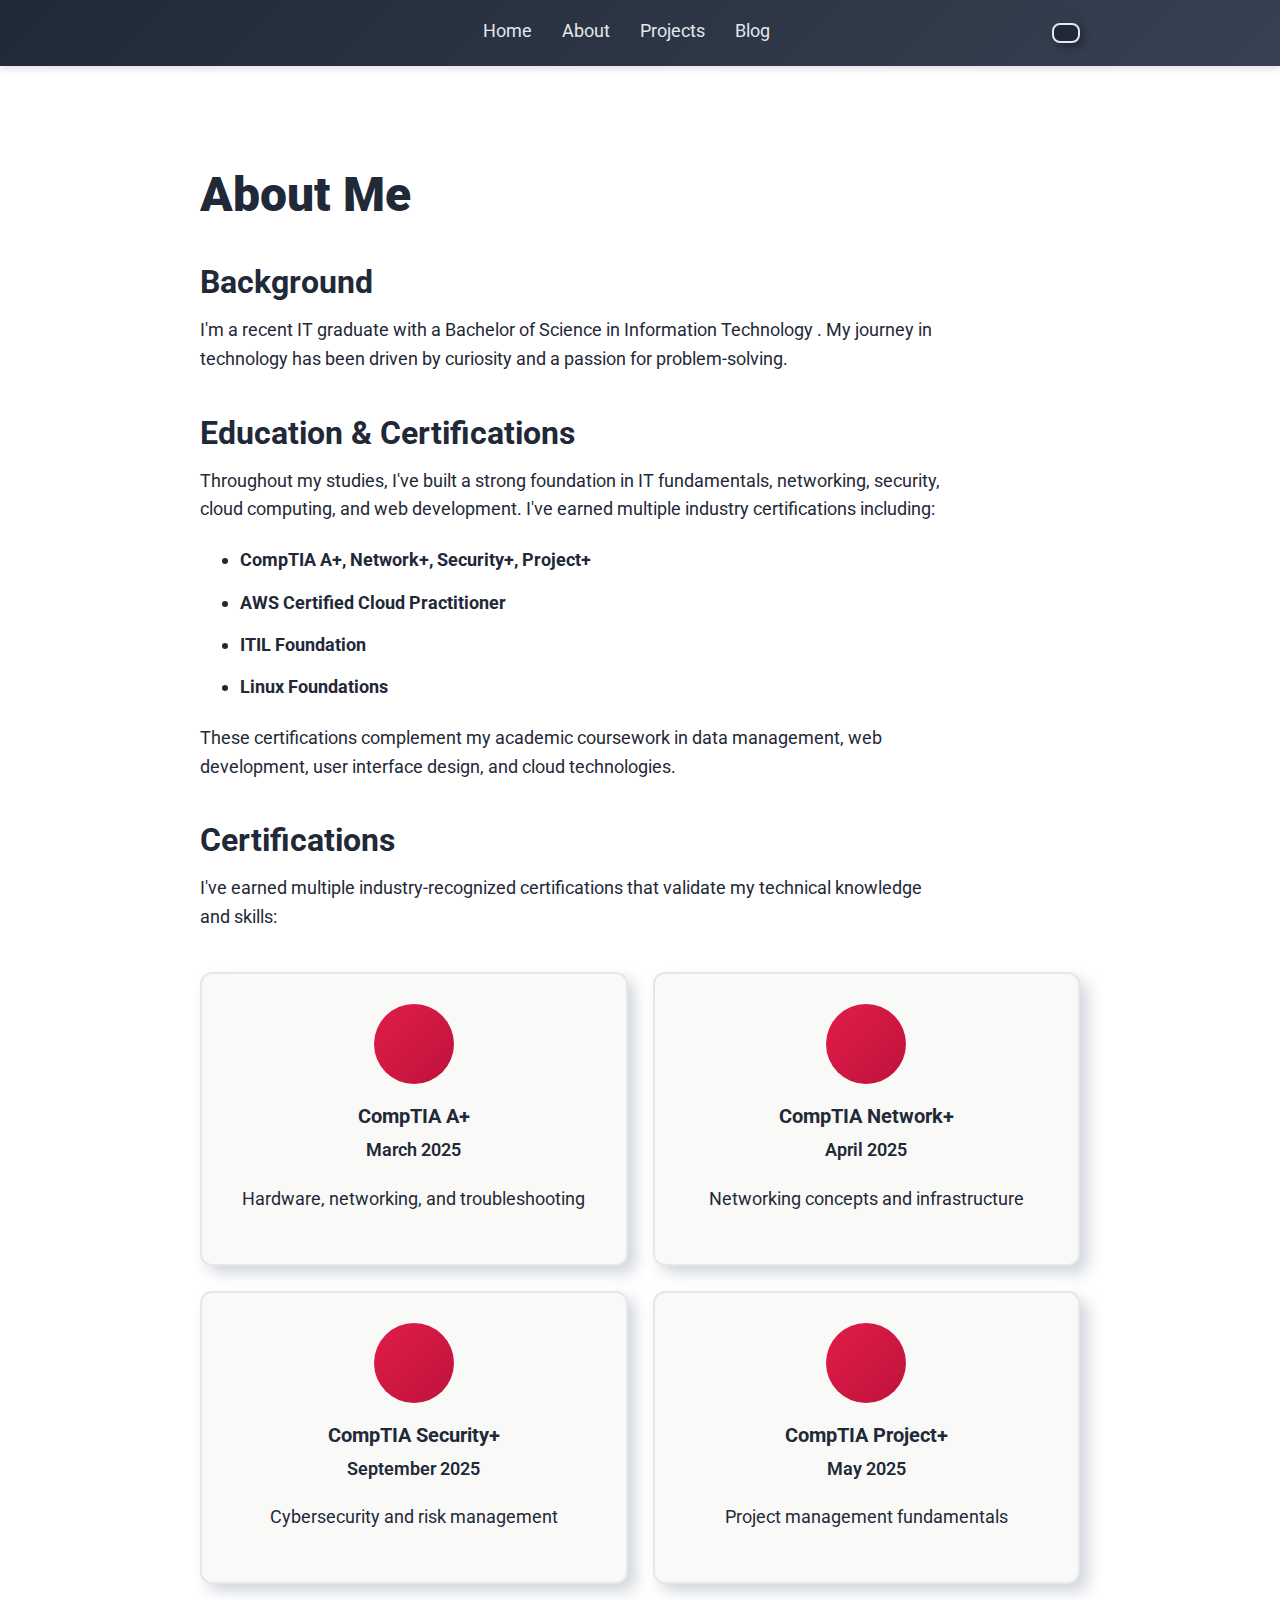
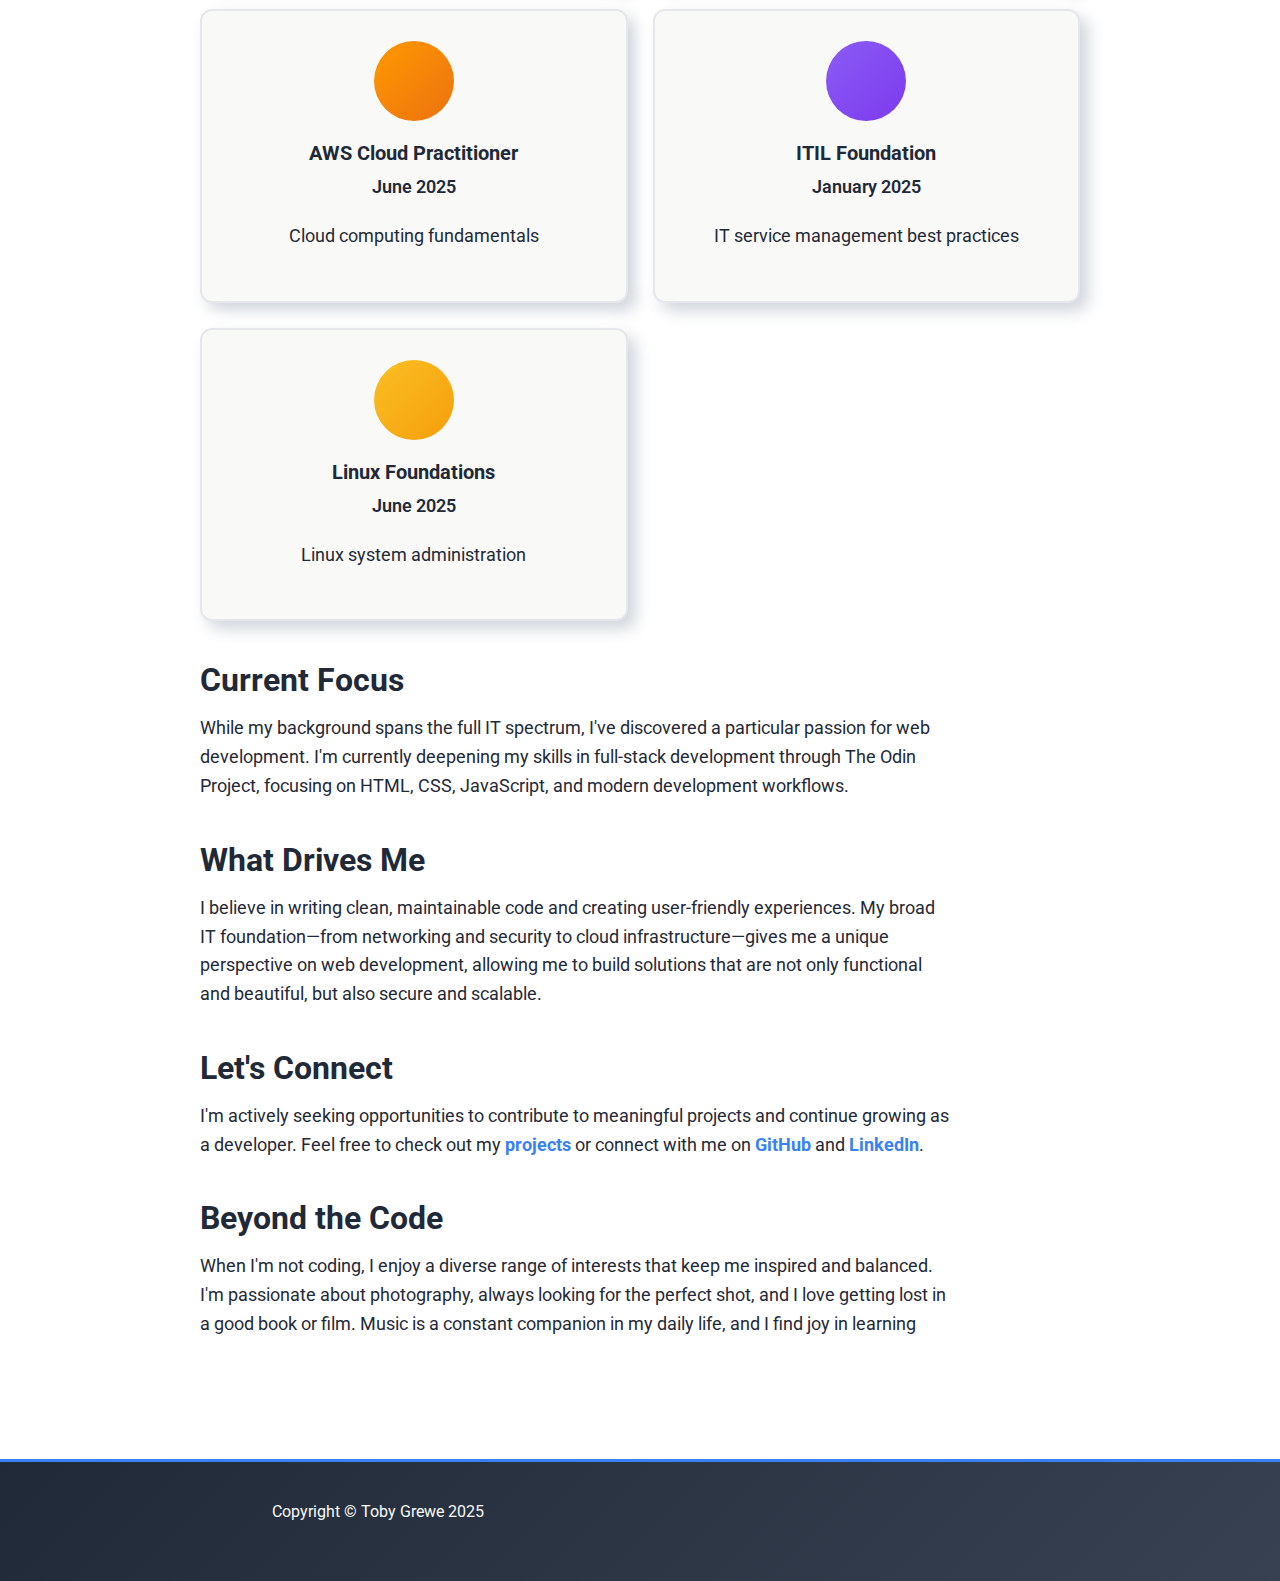
<file: about.html>
<!DOCTYPE html>
<html lang="en">
 <head>
    <meta charset="UTF-8" />
    <meta name="viewport" content="width=device-width, initial-scale=1.0" />
    
    <!-- SEO Meta Tags -->
    <meta name="description" content="Learn more about Toby Grewe - IT graduate with CompTIA A+, Network+, Security+, AWS certifications and a passion for web development." />
    <meta name="keywords" content="Toby Grewe, About, IT Graduate, CompTIA Certifications, Web Developer" />
    
    <!-- Open Graph / Facebook -->
    <meta property="og:type" content="website" />
    <meta property="og:url" content="https://tobygrewe.github.io/Landing-Page/about.html" />
    <meta property="og:title" content="About Toby Grewe - IT Graduate & Web Developer" />
    <meta property="og:description" content="IT graduate with multiple certifications including CompTIA A+, Network+, Security+, and AWS Cloud Practitioner." />
    
    <title>About Me - Toby Grewe</title>
     <link rel="icon" type="image/x-icon" href="/images/favicon/favicon.ico"
    <!-- Preconnect -->
    <link rel="preconnect" href="https://fonts.googleapis.com">
    <link rel="preconnect" href="https://fonts.gstatic.com" crossorigin>
    <link rel="preconnect" href="https://cdnjs.cloudflare.com">
    
    <!-- Favicon -->
    <link rel="icon" type="image/x-icon" href="/images/favicon/android-chrome-512x512.png" />
    
    <!-- Stylesheets -->
    <link rel="stylesheet" href="style.css" />
    <link rel="stylesheet" href="https://cdnjs.cloudflare.com/ajax/libs/font-awesome/6.5.1/css/all.min.css" integrity="sha512-DTOQO9RWCH3ppGqcWaEA1BIZOC6xxalwEsw9c2QQeAIftl+Vegovlnee1c9QX4TctnWMn13TZye+giMm8e2LwA==" crossorigin="anonymous" referrerpolicy="no-referrer" />
    <link href="https://fonts.googleapis.com/css2?family=Roboto:wght@300;400;900&display=swap" rel="stylesheet" />
</head>
  <body>
        <a href="#main-content" class="skip-link">Skip to main content</a>
    <button id="back-to-top" class="back-to-top" aria-label="Back to top">
        <i class="fas fa-arrow-up"></i>
    </button>
    
    <header>
      <div class="logo"><p></p></div>
      <nav>
    <a href="index.html">Home</a>
    <a href="about.html">About</a>
    <a href="projects.html">Projects</a>
    <a href="blog.html">Blog</a>
</nav>
       <button id="theme-toggle" class="theme-toggle" aria-label="Toggle dark mode">
        <i class="fas fa-moon"></i>
    </button>
    </header>

    <section class="page-content">
      <h1>About Me</h1>

      <h2>Background</h2>
      <p>
        I'm a recent IT graduate with a Bachelor of Science in Information
        Technology . My journey in technology has been driven by curiosity and a
        passion for problem-solving.
      </p>

      <h2>Education & Certifications</h2>
      <p>
        Throughout my studies, I've built a strong foundation in IT
        fundamentals, networking, security, cloud computing, and web
        development. I've earned multiple industry certifications including:
      </p>
      <ul>
        <li><strong>CompTIA A+, Network+, Security+, Project+</strong></li>
        <li><strong>AWS Certified Cloud Practitioner</strong></li>
        <li><strong>ITIL Foundation</strong></li>
        <li><strong>Linux Foundations</strong></li>
      </ul>
      <p>
        These certifications complement my academic coursework in data
        management, web development, user interface design, and cloud
        technologies.
      </p>


<h2>Certifications</h2>
<p>I've earned multiple industry-recognized certifications that validate my technical knowledge and skills:</p>

<div class="certifications-grid">
    <div class="cert-card">
        <div class="cert-icon comptia">
            <i class="fas fa-certificate"></i>
        </div>
        <h3>CompTIA A+</h3>
        <p class="cert-date">March 2025</p>
        <p class="cert-desc">Hardware, networking, and troubleshooting</p>
    </div>

    <div class="cert-card">
        <div class="cert-icon comptia">
            <i class="fas fa-network-wired"></i>
        </div>
        <h3>CompTIA Network+</h3>
        <p class="cert-date">April 2025</p>
        <p class="cert-desc">Networking concepts and infrastructure</p>
    </div>

    <div class="cert-card">
        <div class="cert-icon comptia">
            <i class="fas fa-shield-alt"></i>
        </div>
        <h3>CompTIA Security+</h3>
        <p class="cert-date">September 2025</p>
        <p class="cert-desc">Cybersecurity and risk management</p>
    </div>

    <div class="cert-card">
        <div class="cert-icon comptia">
            <i class="fas fa-project-diagram"></i>
        </div>
        <h3>CompTIA Project+</h3>
        <p class="cert-date">May 2025</p>
        <p class="cert-desc">Project management fundamentals</p>
    </div>

    <div class="cert-card">
        <div class="cert-icon aws">
            <i class="fab fa-aws"></i>
        </div>
        <h3>AWS Cloud Practitioner</h3>
        <p class="cert-date">June 2025</p>
        <p class="cert-desc">Cloud computing fundamentals</p>
    </div>

    <div class="cert-card">
        <div class="cert-icon itil">
            <i class="fas fa-cog"></i>
        </div>
        <h3>ITIL Foundation</h3>
        <p class="cert-date">January 2025</p>
        <p class="cert-desc">IT service management best practices</p>
    </div>

    <div class="cert-card">
        <div class="cert-icon linux">
            <i class="fab fa-linux"></i>
        </div>
        <h3>Linux Foundations</h3>
        <p class="cert-date">June 2025</p>
        <p class="cert-desc">Linux system administration</p>
    </div>
</div>



      <h2>Current Focus</h2>
      <p>
        While my background spans the full IT spectrum, I've discovered a
        particular passion for web development. I'm currently deepening my
        skills in full-stack development through The Odin Project, focusing on
        HTML, CSS, JavaScript, and modern development workflows.
      </p>

      <h2>What Drives Me</h2>
      <p>
        I believe in writing clean, maintainable code and creating user-friendly
        experiences. My broad IT foundation—from networking and security to
        cloud infrastructure—gives me a unique perspective on web development,
        allowing me to build solutions that are not only functional and
        beautiful, but also secure and scalable.
      </p>

      <h2>Let's Connect</h2>
      <p>
        I'm actively seeking opportunities to contribute to meaningful projects
        and continue growing as a developer. Feel free to check out my
        <a href="projects.html">projects</a> or connect with me on
        <a href="https://github.com/TobyGrewe" target="_blank">GitHub</a> and
        <a href="https://linkedin.com/in/tobygrewe" target="_blank">LinkedIn</a
        >.
      </p>
      <h2>Beyond the Code</h2>
      <p>
        When I'm not coding, I enjoy a diverse range of interests that keep me
        inspired and balanced. I'm passionate about photography, always looking
        for the perfect shot, and I love getting lost in a good book or film.
        Music is a constant companion in my daily life, and I find joy in
        learning
      </p>
    </section>

    <footer>
      
      <div class="copyright">
        <p>Copyright © Toby Grewe 2025</p>
        </div>

      <div class="social-links">
        <a
          href="https://github.com/TobyGrewe"
          target="_blank"
          aria-label="GitHub"
        >
          <i class="fab fa-github"></i>
        </a>
        <a
          href="https://linkedin.com/in/tobygrewe"
          target="_blank"
          aria-label="LinkedIn"
        >
          <i class="fab fa-linkedin"></i>
        </a>
      </div>
    </footer>
 <script src="theme.js"></script>
    <script src="parallax.js"></script>
    <script src="back-to-top.js"></script>
    <script src="typing-animation.js"></script>
</body>
 
</html>
</file>
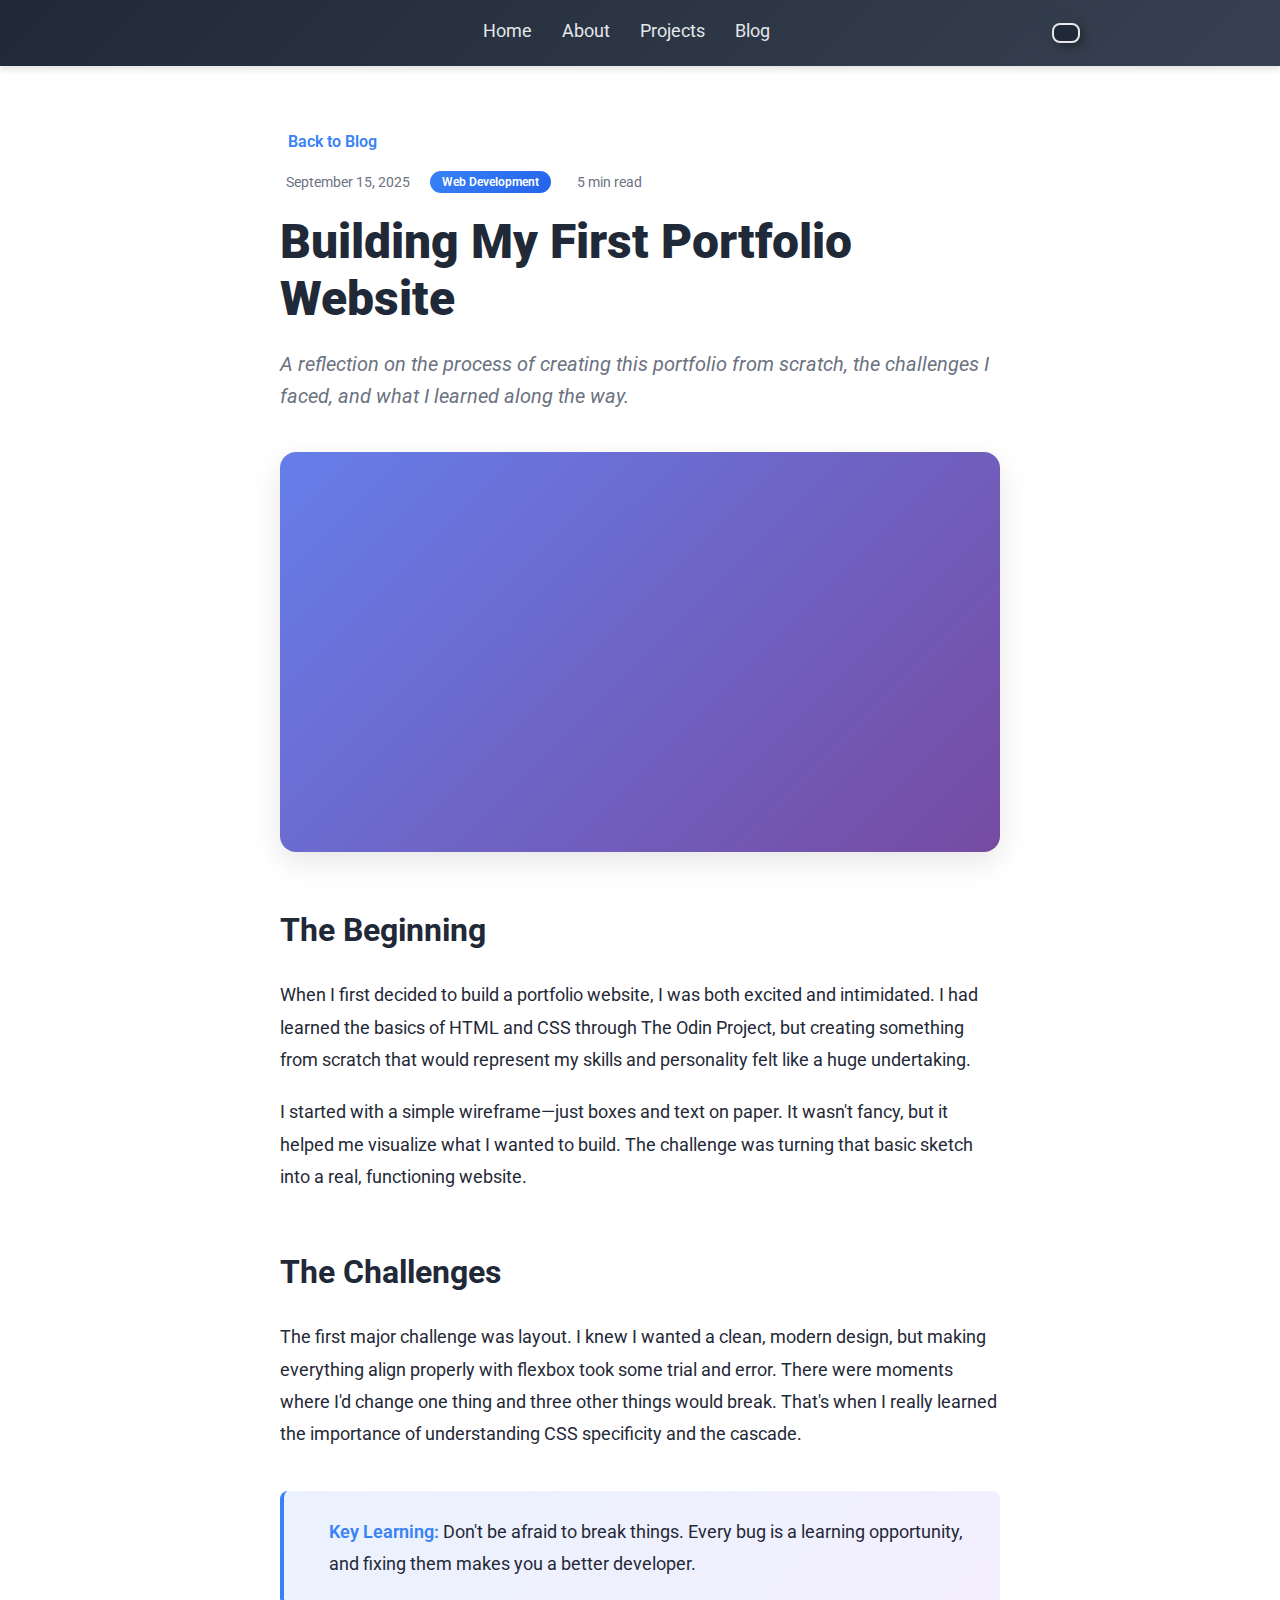
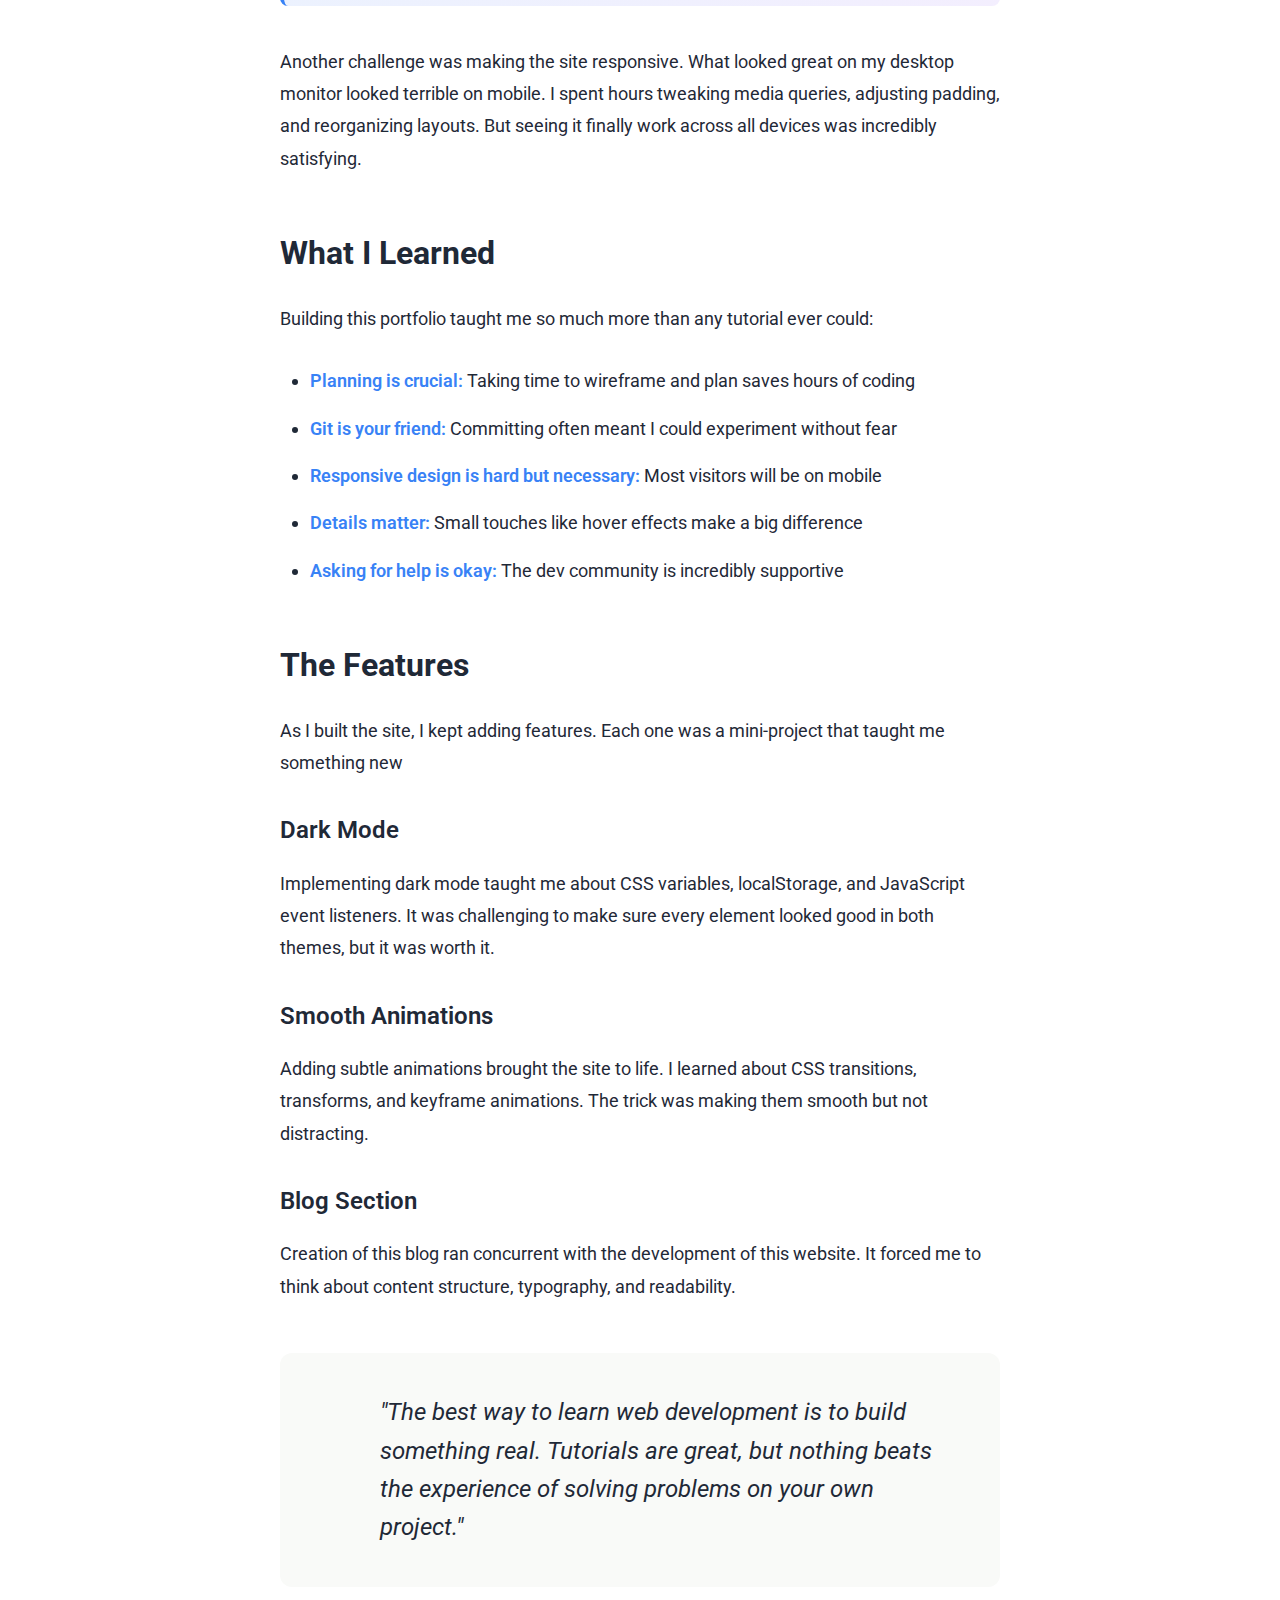
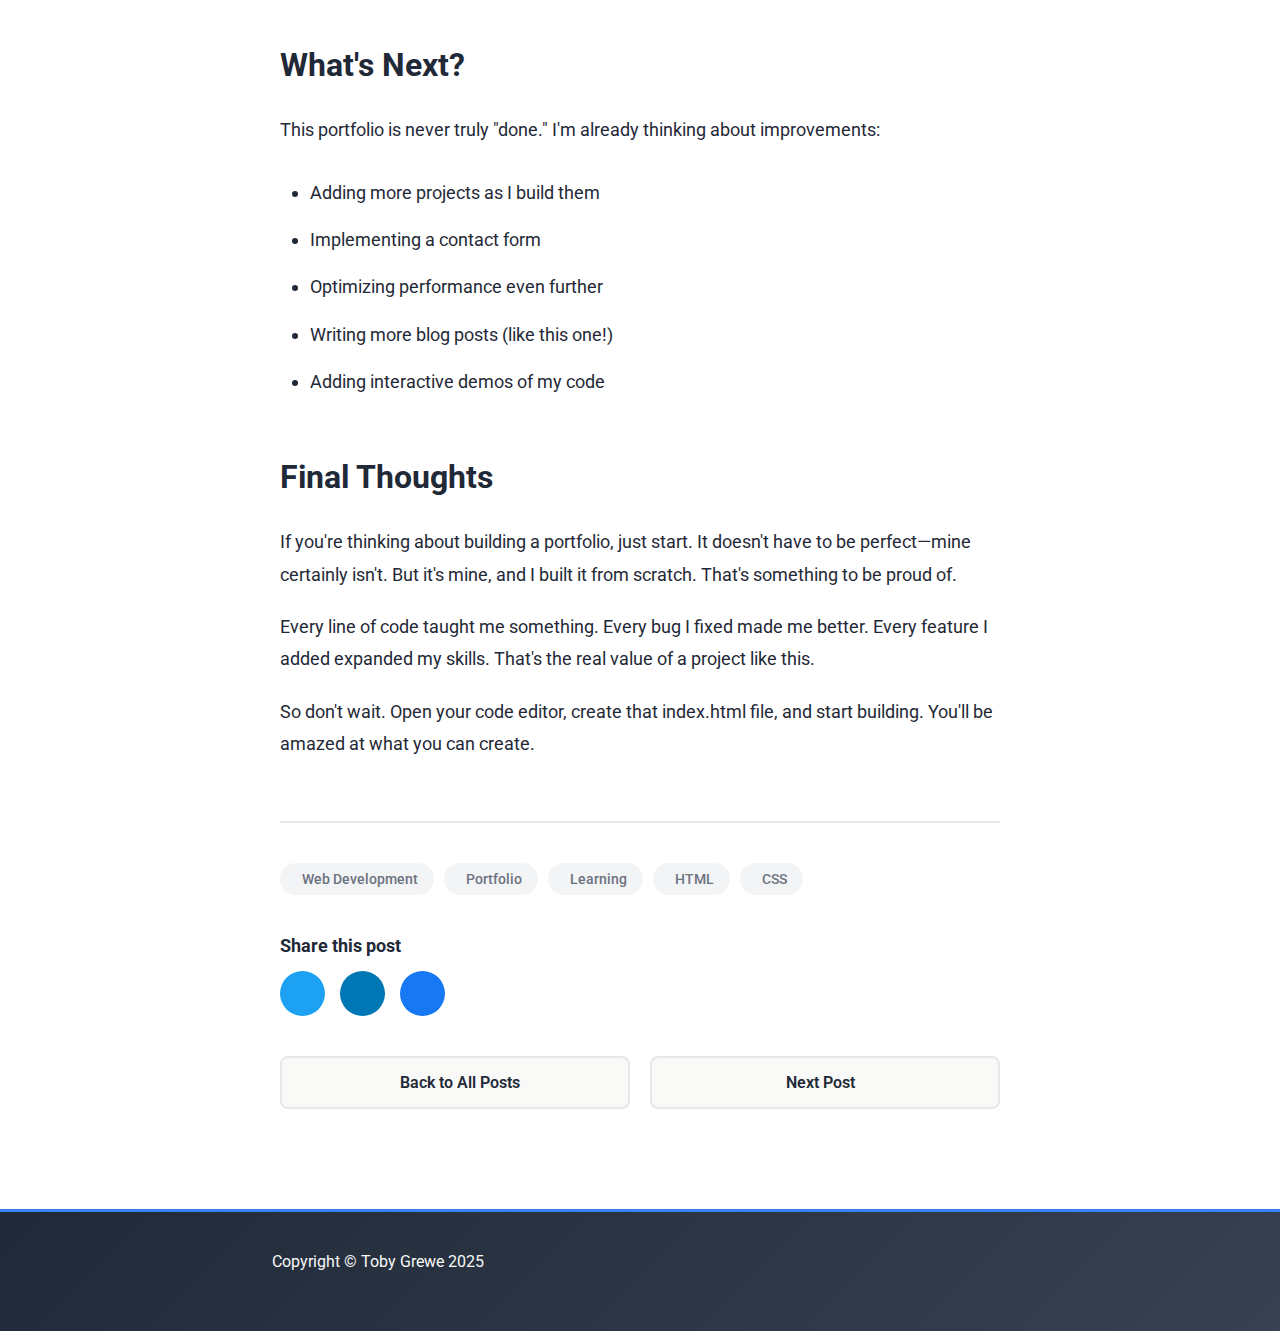
<file: blog-post-1.html>
<!DOCTYPE html>
<html lang="en">
<head>
    <meta charset="UTF-8" />
    <meta name="viewport" content="width=device-width, initial-scale=1.0" />
    <title>Building My First Portfolio Website - Toby Grewe</title>
     <link rel="icon" type="image/x-icon" href="/images/favicon/favicon.ico"
    
    <!-- Preconnect -->
    <link rel="preconnect" href="https://fonts.googleapis.com">
    <link rel="preconnect" href="https://fonts.gstatic.com" crossorigin>
    <link rel="preconnect" href="https://cdnjs.cloudflare.com">
    
    <link rel="icon" type="image/x-icon" href="/images/favicon/android-chrome-512x512.png" />
    <link rel="stylesheet" href="style.css" />
    <link rel="stylesheet" href="https://cdnjs.cloudflare.com/ajax/libs/font-awesome/6.5.1/css/all.min.css" integrity="sha512-DTOQO9RWCH3ppGqcWaEA1BIZOC6xxalwEsw9c2QQeAIftl+Vegovlnee1c9QX4TctnWMn13TZye+giMm8e2LwA==" crossorigin="anonymous" referrerpolicy="no-referrer" />
    <link href="https://fonts.googleapis.com/css2?family=Roboto:wght@300;400;900&display=swap" rel="stylesheet" />
</head>
<body>
    <a href="#main-content" class="skip-link">Skip to main content</a>
    <button id="back-to-top" class="back-to-top" aria-label="Back to top">
        <i class="fas fa-arrow-up"></i>
    </button>
    
    <header>
        <div class="logo"><p></p></div>
        <nav>
            <a href="index.html">Home</a>
            <a href="about.html">About</a>
            <a href="projects.html">Projects</a>
            <a href="blog.html">Blog</a>
        </nav>
        <button id="theme-toggle" class="theme-toggle" aria-label="Toggle dark mode">
            <i class="fas fa-moon"></i>
        </button>
    </header>

    <article class="blog-post" id="main-content">
        <div class="post-header">
            <a href="blog.html" class="back-link">
                <i class="fas fa-arrow-left"></i> Back to Blog
            </a>
            <div class="post-meta">
                <span class="post-date"><i class="far fa-calendar"></i> September 15, 2025</span>
                <span class="post-category">Web Development</span>
                <span class="read-time"><i class="far fa-clock"></i> 5 min read</span>
            </div>
            <h1>Building My First Portfolio Website</h1>
            <p class="post-subtitle">A reflection on the process of creating this portfolio from scratch, the challenges I faced, and what I learned along the way.</p>
        </div>

        <div class="post-featured-image" style="background: linear-gradient(135deg, #667eea 0%, #764ba2 100%);">
            <i class="fas fa-laptop-code"></i>
        </div>

        <div class="post-content">
            <h2>The Beginning</h2>
            <p>When I first decided to build a portfolio website, I was both excited and intimidated. I had learned the basics of HTML and CSS through The Odin Project, but creating something from scratch that would represent my skills and personality felt like a huge undertaking.</p>
            
            <p>I started with a simple wireframe—just boxes and text on paper. It wasn't fancy, but it helped me visualize what I wanted to build. The challenge was turning that basic sketch into a real, functioning website.</p>

            <h2>The Challenges</h2>
            <p>The first major challenge was layout. I knew I wanted a clean, modern design, but making everything align properly with flexbox took some trial and error. There were moments where I'd change one thing and three other things would break. That's when I really learned the importance of understanding CSS specificity and the cascade.</p>

            <div class="post-callout">
                <i class="fas fa-lightbulb"></i>
                <p><strong>Key Learning:</strong> Don't be afraid to break things. Every bug is a learning opportunity, and fixing them makes you a better developer.</p>
            </div>

            <p>Another challenge was making the site responsive. What looked great on my desktop monitor looked terrible on mobile. I spent hours tweaking media queries, adjusting padding, and reorganizing layouts. But seeing it finally work across all devices was incredibly satisfying.</p>

            <h2>What I Learned</h2>
            <p>Building this portfolio taught me so much more than any tutorial ever could:</p>

            <ul>
                <li><strong>Planning is crucial:</strong> Taking time to wireframe and plan saves hours of coding</li>
                <li><strong>Git is your friend:</strong> Committing often meant I could experiment without fear</li>
                <li><strong>Responsive design is hard but necessary:</strong> Most visitors will be on mobile</li>
                <li><strong>Details matter:</strong> Small touches like hover effects make a big difference</li>
                <li><strong>Asking for help is okay:</strong> The dev community is incredibly supportive</li>
            </ul>

            <h2>The Features</h2>
            <p>As I built the site, I kept adding features. Each one was a mini-project that taught me something new</p>

            <h3>Dark Mode</h3>
            <p>Implementing dark mode taught me about CSS variables, localStorage, and JavaScript event listeners. It was challenging to make sure every element looked good in both themes, but it was worth it.</p>

            <h3>Smooth Animations</h3>
            <p>Adding subtle animations brought the site to life. I learned about CSS transitions, transforms, and keyframe animations. The trick was making them smooth but not distracting.</p>

            <h3>Blog Section</h3>
            <p>Creation of this blog ran concurrent with the development of this website. It forced me to think about content structure, typography, and readability.</p>

            <div class="post-quote">
                <i class="fas fa-quote-left"></i>
                <blockquote>
                    "The best way to learn web development is to build something real. Tutorials are great, but nothing beats the experience of solving problems on your own project."
                </blockquote>
            </div>

            <h2>What's Next?</h2>
            <p>This portfolio is never truly "done." I'm already thinking about improvements:</p>

            <ul>
                <li>Adding more projects as I build them</li>
                <li>Implementing a contact form</li>
                <li>Optimizing performance even further</li>
                <li>Writing more blog posts (like this one!)</li>
                <li>Adding interactive demos of my code</li>
            </ul>

            <h2>Final Thoughts</h2>
            <p>If you're thinking about building a portfolio, just start. It doesn't have to be perfect—mine certainly isn't. But it's mine, and I built it from scratch. That's something to be proud of.</p>

            <p>Every line of code taught me something. Every bug I fixed made me better. Every feature I added expanded my skills. That's the real value of a project like this.</p>

            <p>So don't wait. Open your code editor, create that index.html file, and start building. You'll be amazed at what you can create.
                
            </p>
        </div>

        <div class="post-footer">
            <div class="post-tags">
                <span class="post-tag"><i class="fas fa-tag"></i> Web Development</span>
                <span class="post-tag"><i class="fas fa-tag"></i> Portfolio</span>
                <span class="post-tag"><i class="fas fa-tag"></i> Learning</span>
                <span class="post-tag"><i class="fas fa-tag"></i> HTML</span>
                <span class="post-tag"><i class="fas fa-tag"></i> CSS</span>
            </div>

            <div class="post-share">
                <h3>Share this post</h3>
                <div class="share-buttons">
                    <a href="#" class="share-btn twitter" aria-label="Share on Twitter">
                        <i class="fab fa-twitter"></i>
                    </a>
                    <a href="#" class="share-btn linkedin" aria-label="Share on LinkedIn">
                        <i class="fab fa-linkedin"></i>
                    </a>
                    <a href="#" class="share-btn facebook" aria-label="Share on Facebook">
                        <i class="fab fa-facebook"></i>
                    </a>
                </div>
            </div>

            <div class="post-navigation">
                <a href="blog.html" class="nav-btn">
                    <i class="fas fa-arrow-left"></i> Back to All Posts
                </a>
                <a href="blog-post-2.html" class="nav-btn">
                    Next Post <i class="fas fa-arrow-right"></i>
                </a>
            </div>
        </div>
    </article>

    <footer>
        
        <div class="copyright">
        <p>Copyright © Toby Grewe 2025</p>
        </div>

        <div class="social-links">
            <a href="https://github.com/TobyGrewe" target="_blank" aria-label="GitHub">
                <i class="fab fa-github"></i>
            </a>
            <a href="https://linkedin.com/in/tobygrewe" target="_blank" aria-label="LinkedIn">
                <i class="fab fa-linkedin"></i>
            </a>
        </div>
    </footer>

    <script src="theme.js"></script>
    <script src="back-to-top.js"></script>
</body>
</html>
</file>
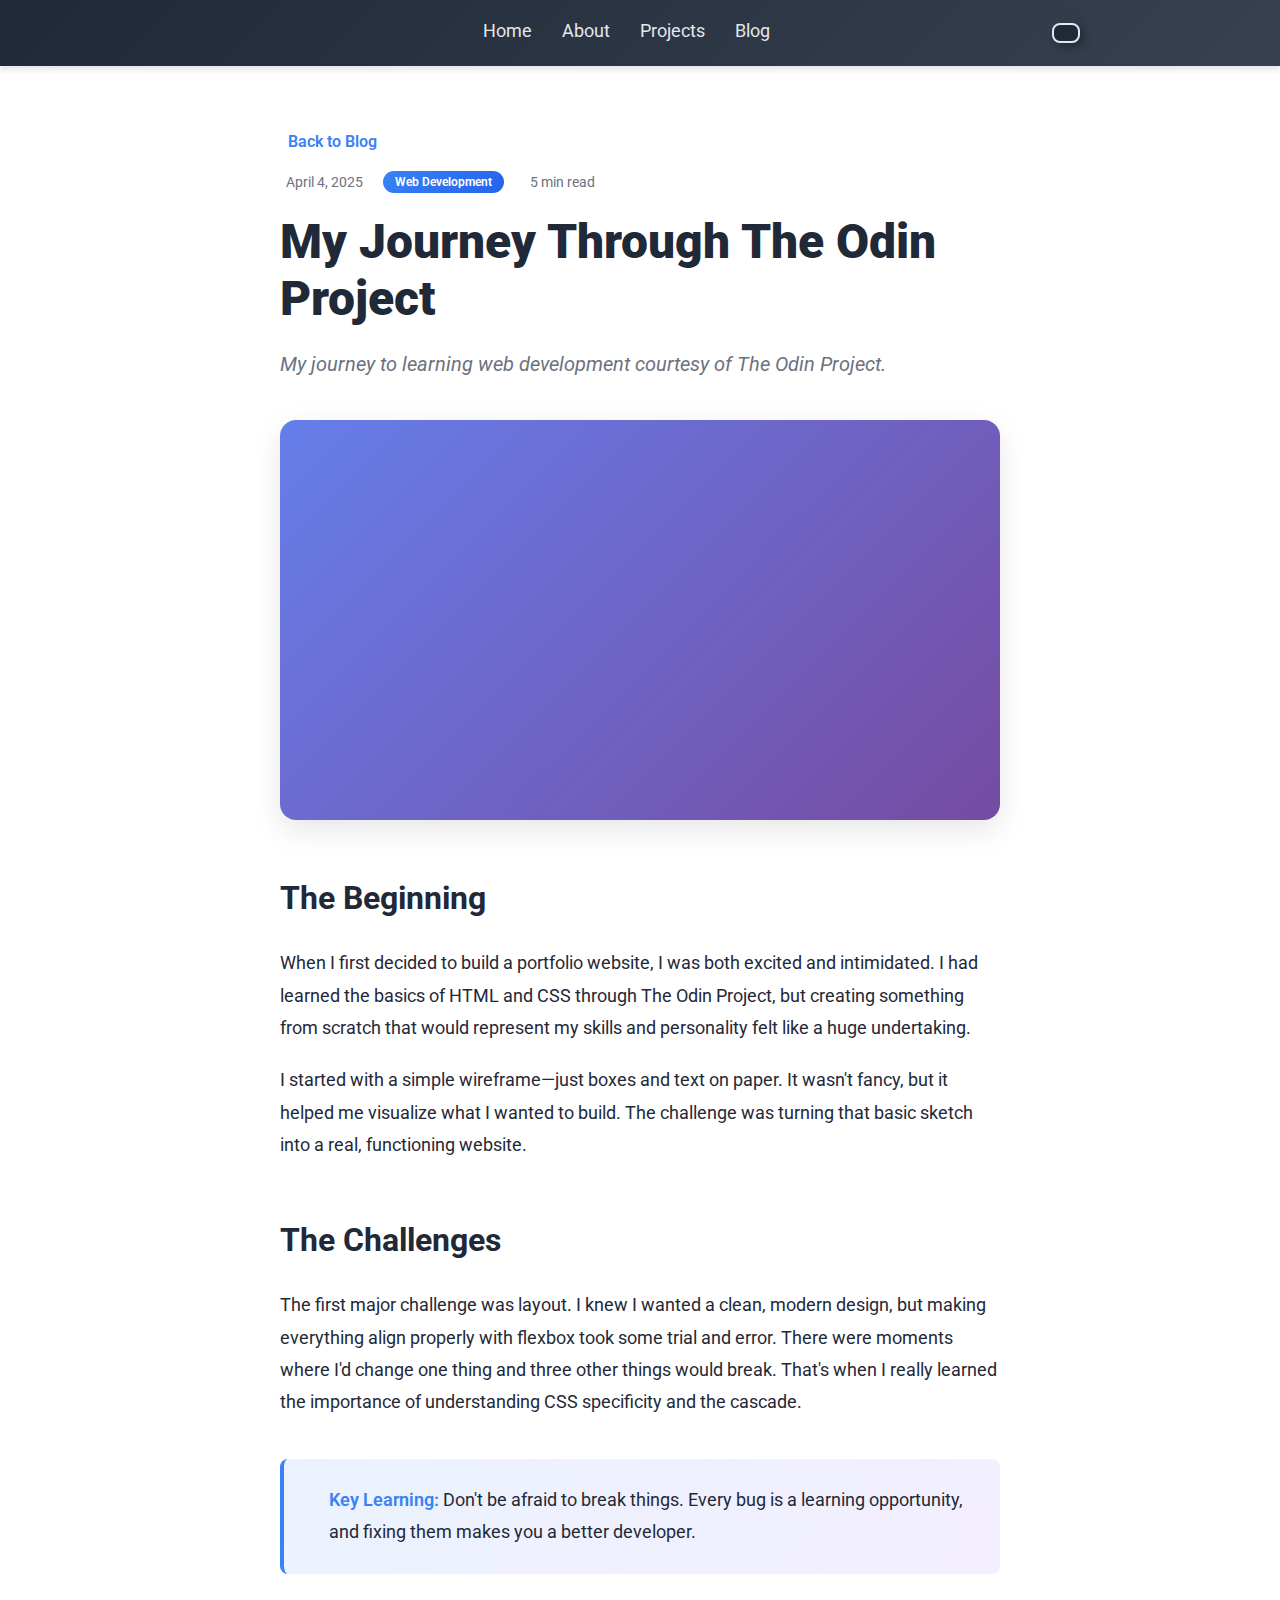
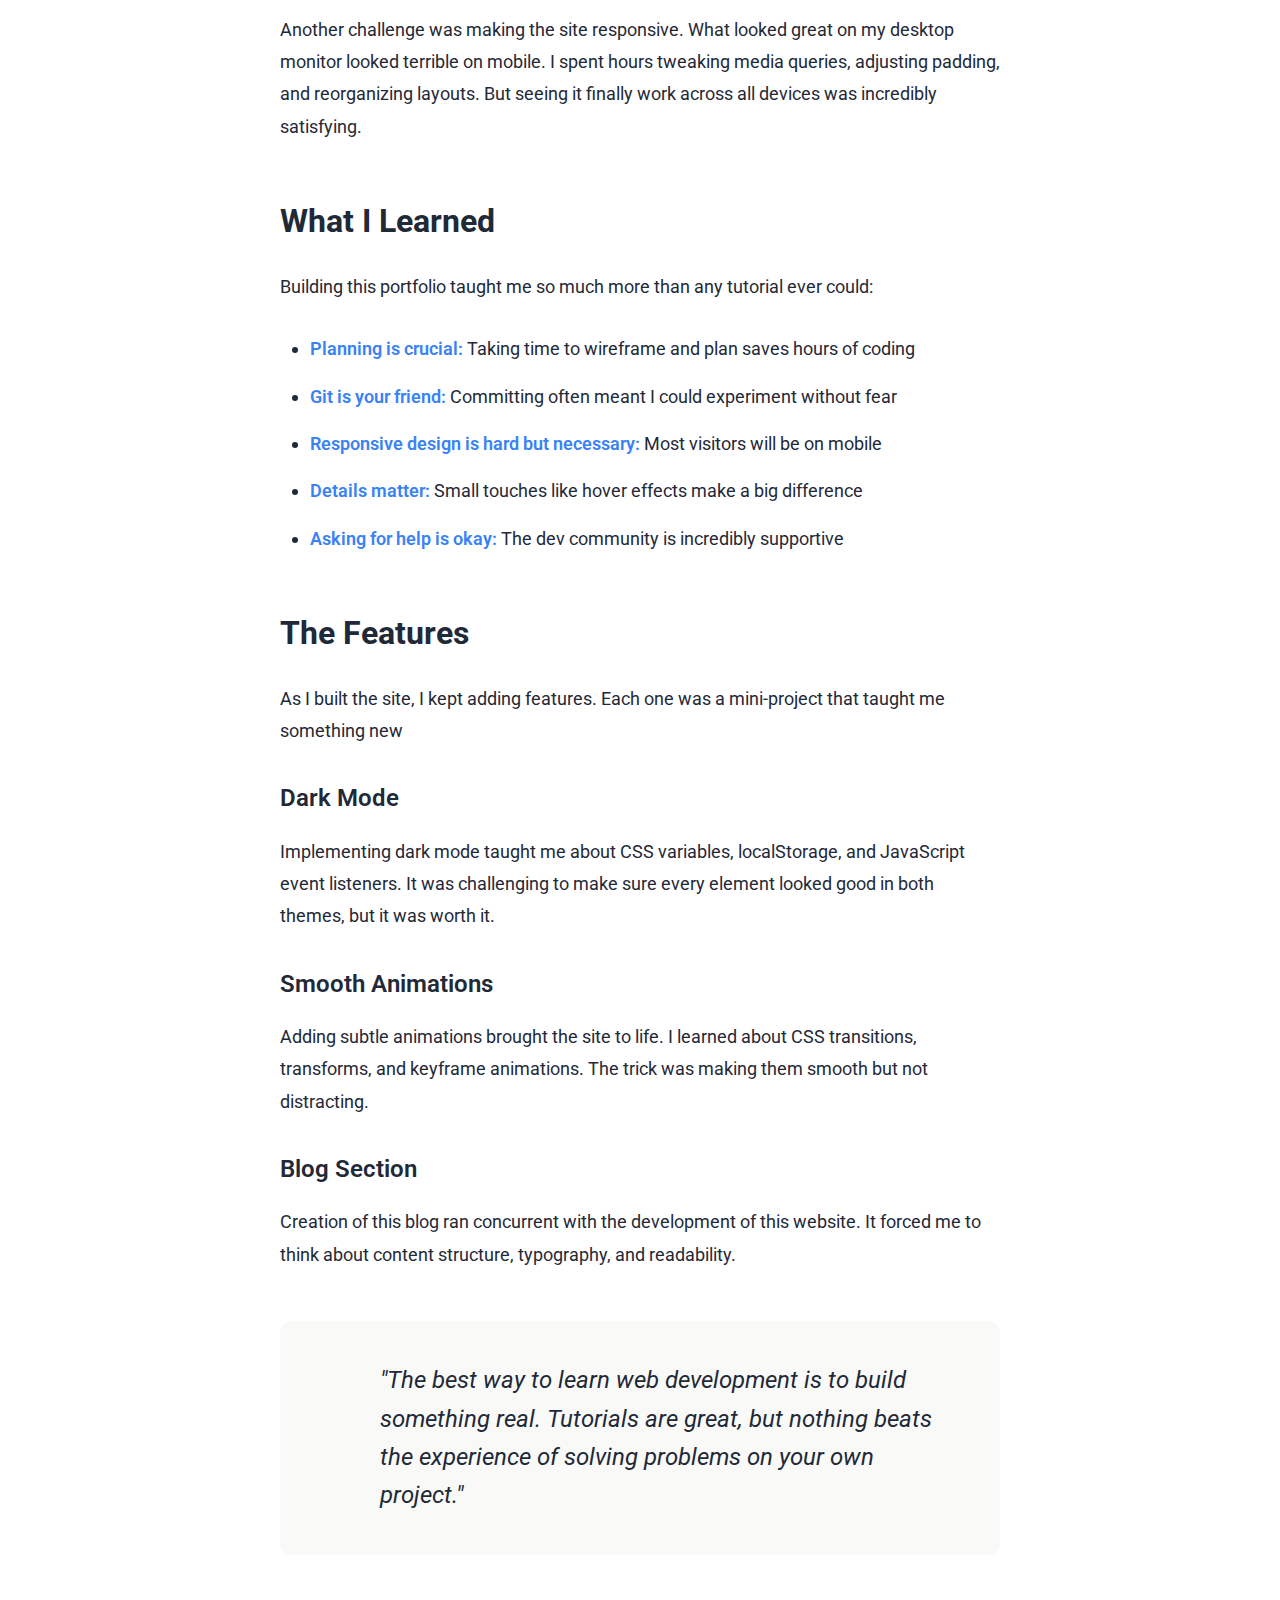
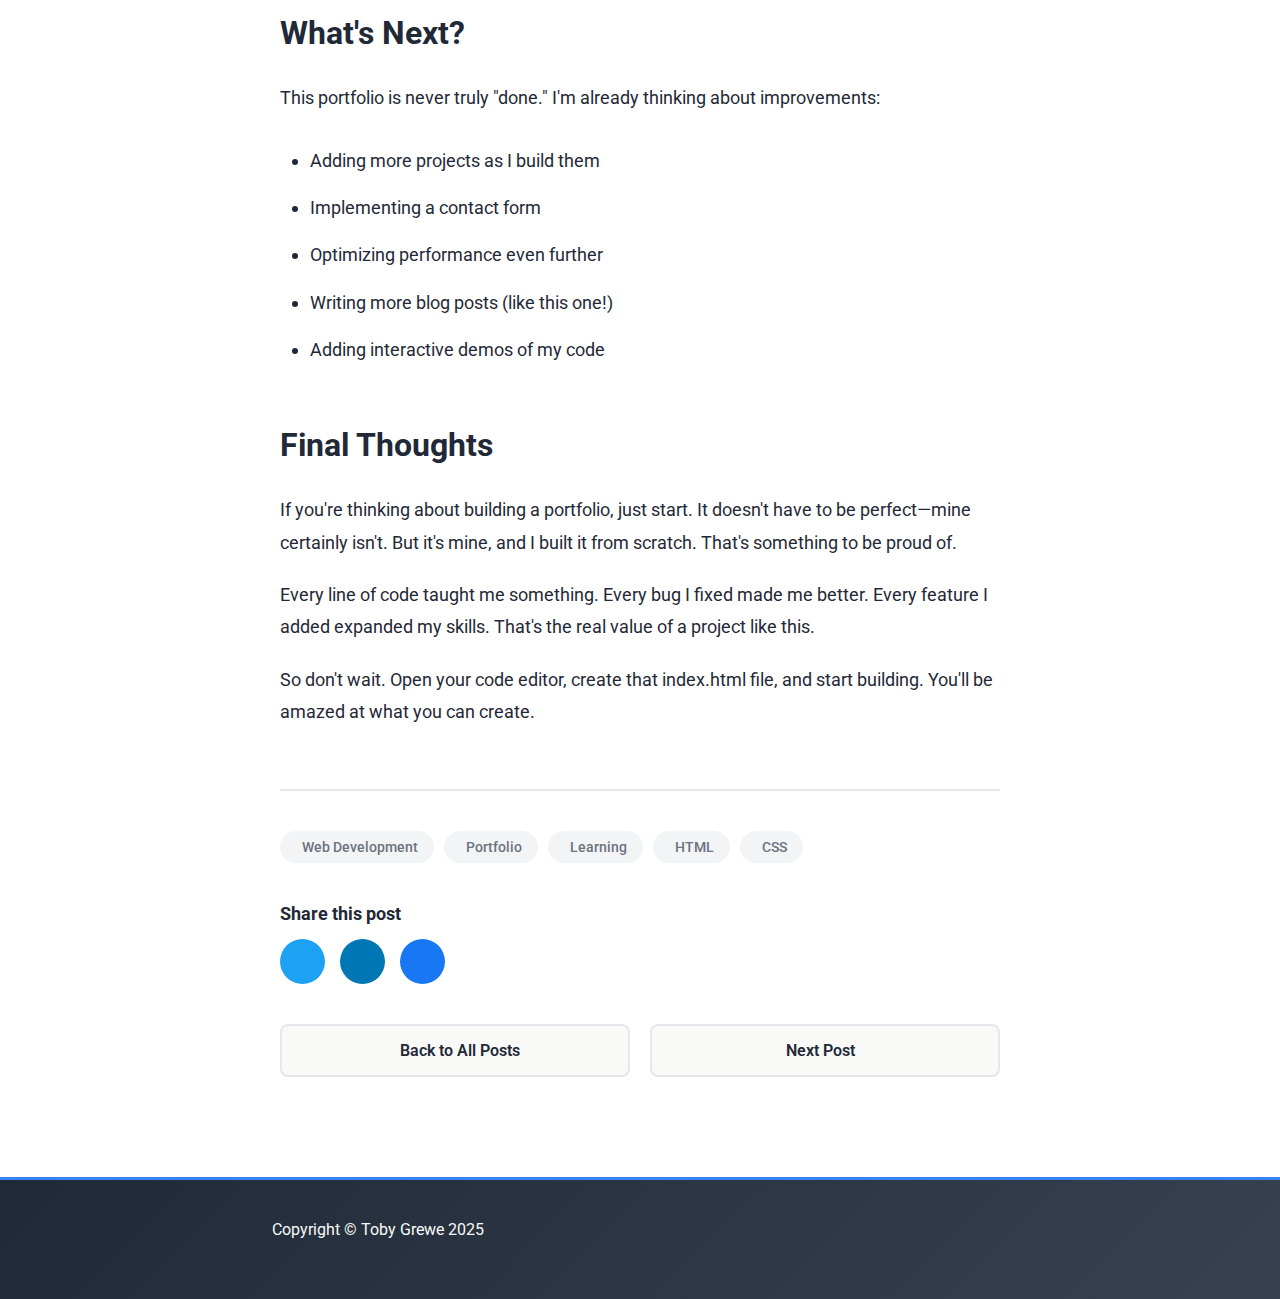
<file: blog-post-2.html>
<!DOCTYPE html>
<html lang="en">
<head>
    <meta charset="UTF-8" />
    <meta name="viewport" content="width=device-width, initial-scale=1.0" />
    <title>My Journey Through The Odin Project - Toby Grewe</title>
     <link rel="icon" type="image/x-icon" href="/images/favicon/android-chrome-512x512.png"/>
    
    <!-- Preconnect -->
    <link rel="preconnect" href="https://fonts.googleapis.com">
    <link rel="preconnect" href="https://fonts.gstatic.com" crossorigin>
    <link rel="preconnect" href="https://cdnjs.cloudflare.com">
    
    <link rel="icon" type="image/x-icon" href="favicon.ico" />
    <link rel="stylesheet" href="style.css" />
    <link rel="stylesheet" href="https://cdnjs.cloudflare.com/ajax/libs/font-awesome/6.5.1/css/all.min.css" integrity="sha512-DTOQO9RWCH3ppGqcWaEA1BIZOC6xxalwEsw9c2QQeAIftl+Vegovlnee1c9QX4TctnWMn13TZye+giMm8e2LwA==" crossorigin="anonymous" referrerpolicy="no-referrer" />
    <link href="https://fonts.googleapis.com/css2?family=Roboto:wght@300;400;900&display=swap" rel="stylesheet" />
</head>
<body>
    <a href="#main-content" class="skip-link">Skip to main content</a>
    <button id="back-to-top" class="back-to-top" aria-label="Back to top">
        <i class="fas fa-arrow-up"></i>
    </button>
    
    <header>
        <div class="logo"><p></p></div>
        <nav>
            <a href="index.html">Home</a>
            <a href="about.html">About</a>
            <a href="projects.html">Projects</a>
            <a href="blog.html">Blog</a>
        </nav>
        <button id="theme-toggle" class="theme-toggle" aria-label="Toggle dark mode">
            <i class="fas fa-moon"></i>
        </button>
    </header>

    <article class="blog-post" id="main-content">
        <div class="post-header">
            <a href="blog.html" class="back-link">
                <i class="fas fa-arrow-left"></i> Back to Blog
            </a>
            <div class="post-meta">
                <span class="post-date"><i class="far fa-calendar"></i> April 4, 2025</span>
                <span class="post-category">Web Development</span>
                <span class="read-time"><i class="far fa-clock"></i> 5 min read</span>
            </div>
            <h1>My Journey Through The Odin Project</h1>
            <p class="post-subtitle">My journey to learning web development courtesy of The Odin Project.</p>
        </div>

        <div class="post-featured-image" style="background: linear-gradient(135deg, #667eea 0%, #764ba2 100%);">
            <i class="fas fa-laptop-code"></i>
        </div>

        <div class="post-content">
            <h2>The Beginning</h2>
            <p>When I first decided to build a portfolio website, I was both excited and intimidated. I had learned the basics of HTML and CSS through The Odin Project, but creating something from scratch that would represent my skills and personality felt like a huge undertaking.</p>
            
            <p>I started with a simple wireframe—just boxes and text on paper. It wasn't fancy, but it helped me visualize what I wanted to build. The challenge was turning that basic sketch into a real, functioning website.</p>

            <h2>The Challenges</h2>
            <p>The first major challenge was layout. I knew I wanted a clean, modern design, but making everything align properly with flexbox took some trial and error. There were moments where I'd change one thing and three other things would break. That's when I really learned the importance of understanding CSS specificity and the cascade.</p>

            <div class="post-callout">
                <i class="fas fa-lightbulb"></i>
                <p><strong>Key Learning:</strong> Don't be afraid to break things. Every bug is a learning opportunity, and fixing them makes you a better developer.</p>
            </div>

            <p>Another challenge was making the site responsive. What looked great on my desktop monitor looked terrible on mobile. I spent hours tweaking media queries, adjusting padding, and reorganizing layouts. But seeing it finally work across all devices was incredibly satisfying.</p>

            <h2>What I Learned</h2>
            <p>Building this portfolio taught me so much more than any tutorial ever could:</p>

            <ul>
                <li><strong>Planning is crucial:</strong> Taking time to wireframe and plan saves hours of coding</li>
                <li><strong>Git is your friend:</strong> Committing often meant I could experiment without fear</li>
                <li><strong>Responsive design is hard but necessary:</strong> Most visitors will be on mobile</li>
                <li><strong>Details matter:</strong> Small touches like hover effects make a big difference</li>
                <li><strong>Asking for help is okay:</strong> The dev community is incredibly supportive</li>
            </ul>

            <h2>The Features</h2>
            <p>As I built the site, I kept adding features. Each one was a mini-project that taught me something new</p>

            <h3>Dark Mode</h3>
            <p>Implementing dark mode taught me about CSS variables, localStorage, and JavaScript event listeners. It was challenging to make sure every element looked good in both themes, but it was worth it.</p>

            <h3>Smooth Animations</h3>
            <p>Adding subtle animations brought the site to life. I learned about CSS transitions, transforms, and keyframe animations. The trick was making them smooth but not distracting.</p>

            <h3>Blog Section</h3>
            <p>Creation of this blog ran concurrent with the development of this website. It forced me to think about content structure, typography, and readability.</p>

            <div class="post-quote">
                <i class="fas fa-quote-left"></i>
                <blockquote>
                    "The best way to learn web development is to build something real. Tutorials are great, but nothing beats the experience of solving problems on your own project."
                </blockquote>
            </div>

            <h2>What's Next?</h2>
            <p>This portfolio is never truly "done." I'm already thinking about improvements:</p>

            <ul>
                <li>Adding more projects as I build them</li>
                <li>Implementing a contact form</li>
                <li>Optimizing performance even further</li>
                <li>Writing more blog posts (like this one!)</li>
                <li>Adding interactive demos of my code</li>
            </ul>

            <h2>Final Thoughts</h2>
            <p>If you're thinking about building a portfolio, just start. It doesn't have to be perfect—mine certainly isn't. But it's mine, and I built it from scratch. That's something to be proud of.</p>

            <p>Every line of code taught me something. Every bug I fixed made me better. Every feature I added expanded my skills. That's the real value of a project like this.</p>

            <p>So don't wait. Open your code editor, create that index.html file, and start building. You'll be amazed at what you can create.
                
            </p>
        </div>

        <div class="post-footer">
            <div class="post-tags">
                <span class="post-tag"><i class="fas fa-tag"></i> Web Development</span>
                <span class="post-tag"><i class="fas fa-tag"></i> Portfolio</span>
                <span class="post-tag"><i class="fas fa-tag"></i> Learning</span>
                <span class="post-tag"><i class="fas fa-tag"></i> HTML</span>
                <span class="post-tag"><i class="fas fa-tag"></i> CSS</span>
            </div>

            <div class="post-share">
                <h3>Share this post</h3>
                <div class="share-buttons">
                    <a href="#" class="share-btn twitter" aria-label="Share on Twitter">
                        <i class="fab fa-twitter"></i>
                    </a>
                    <a href="#" class="share-btn linkedin" aria-label="Share on LinkedIn">
                        <i class="fab fa-linkedin"></i>
                    </a>
                    <a href="#" class="share-btn facebook" aria-label="Share on Facebook">
                        <i class="fab fa-facebook"></i>
                    </a>
                </div>
            </div>

            <div class="post-navigation">
                <a href="blog.html" class="nav-btn">
                    <i class="fas fa-arrow-left"></i> Back to All Posts
                </a>
                <a href="blog-post-2.html" class="nav-btn">
                    Next Post <i class="fas fa-arrow-right"></i>
                </a>
            </div>
        </div>
    </article>

    <footer>

        <div class="copyright">
        <p>Copyright © Toby Grewe 2025</p>
        </div>

        <div class="social-links">
            <a href="https://github.com/TobyGrewe" target="_blank" aria-label="GitHub">
                <i class="fab fa-github"></i>
            </a>
            <a href="https://linkedin.com/in/tobygrewe" target="_blank" aria-label="LinkedIn">
                <i class="fab fa-linkedin"></i>
            </a>
        </div>
    </footer>

    <script src="theme.js"></script>
    <script src="back-to-top.js"></script>
</body>
</html>
</file>
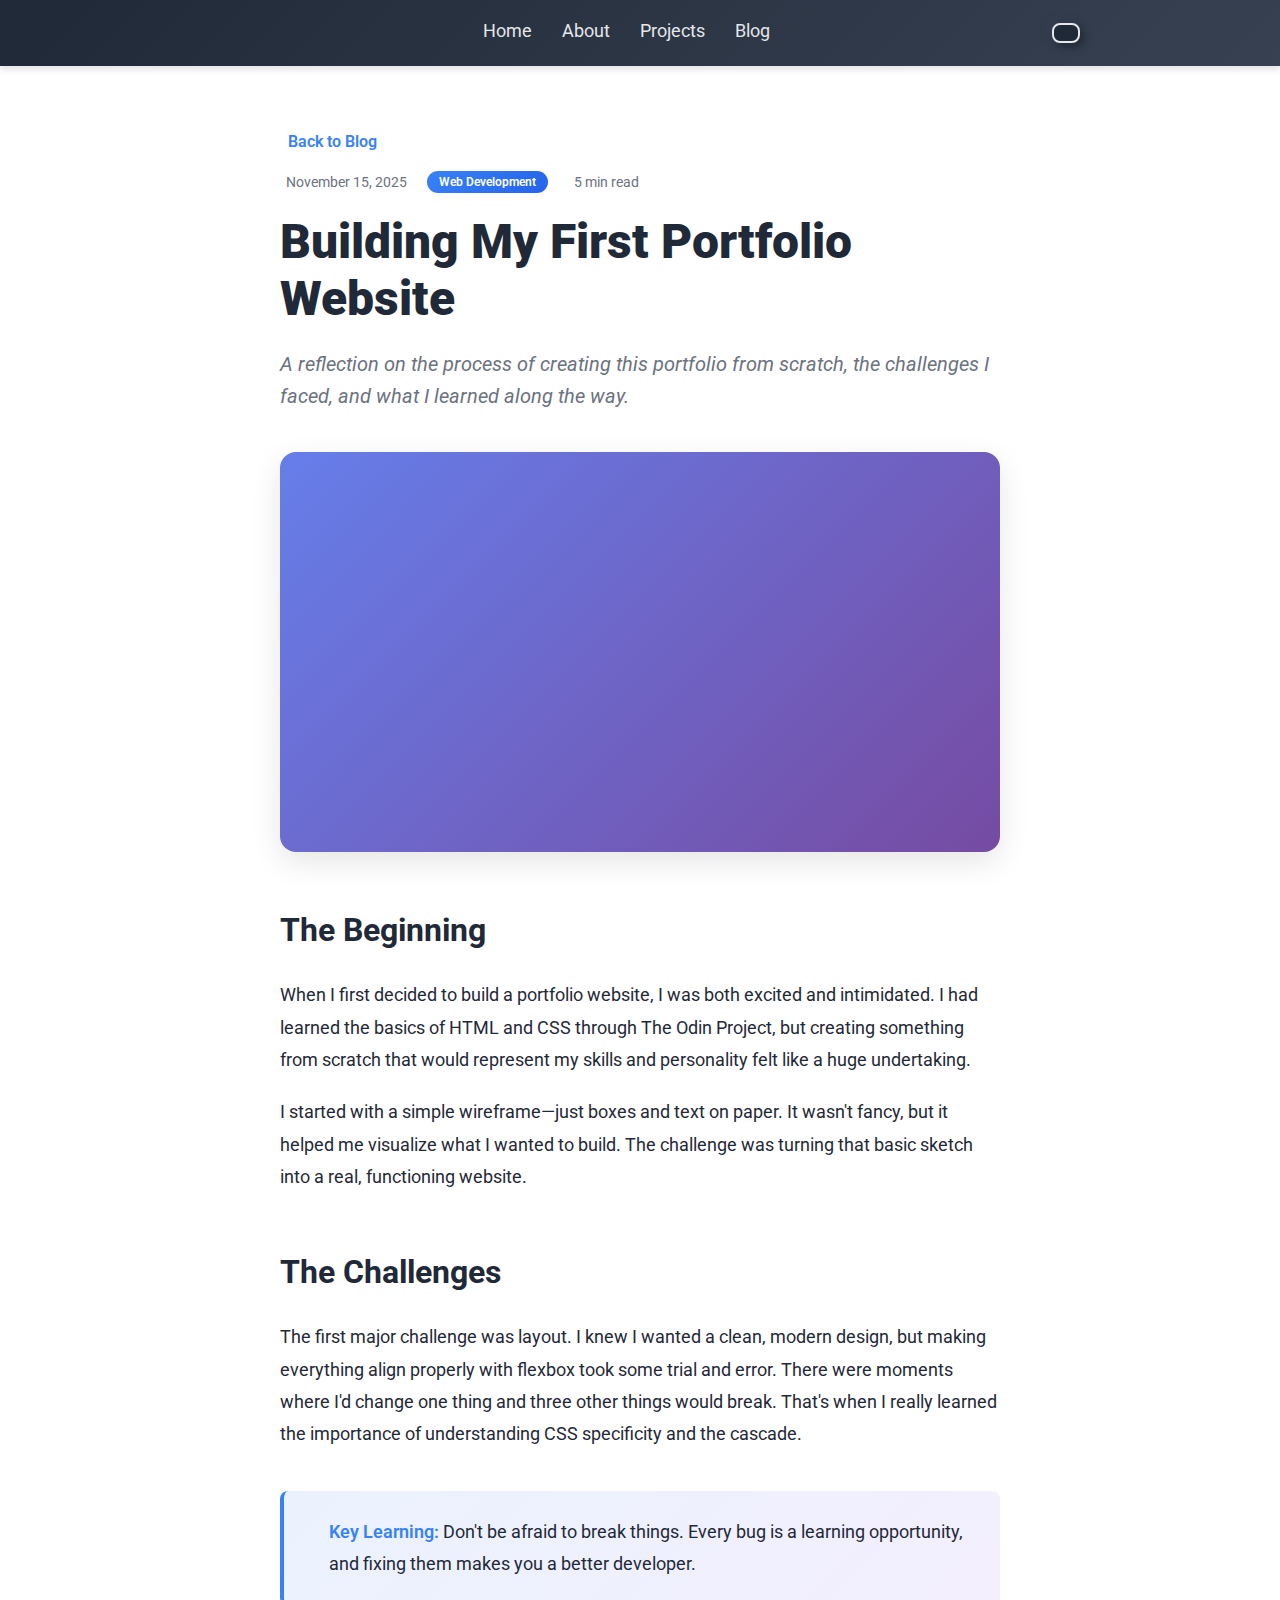
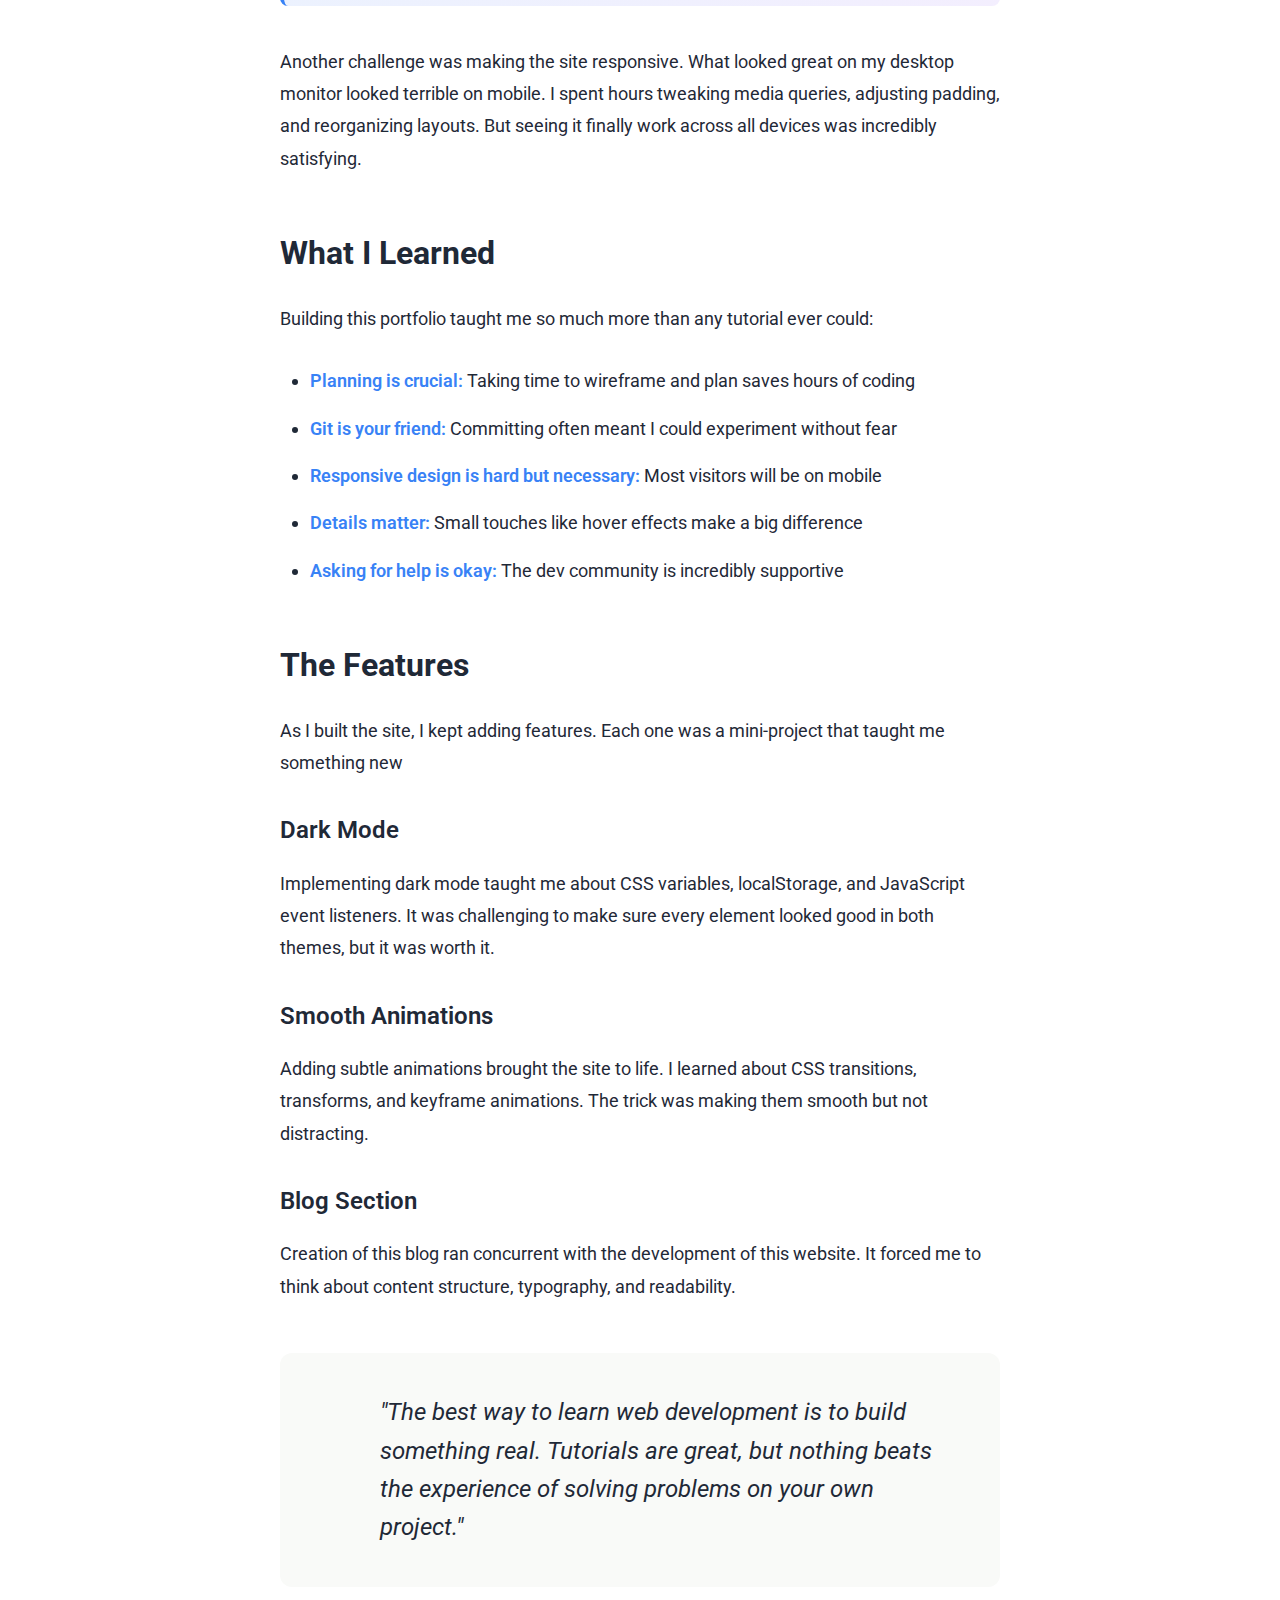
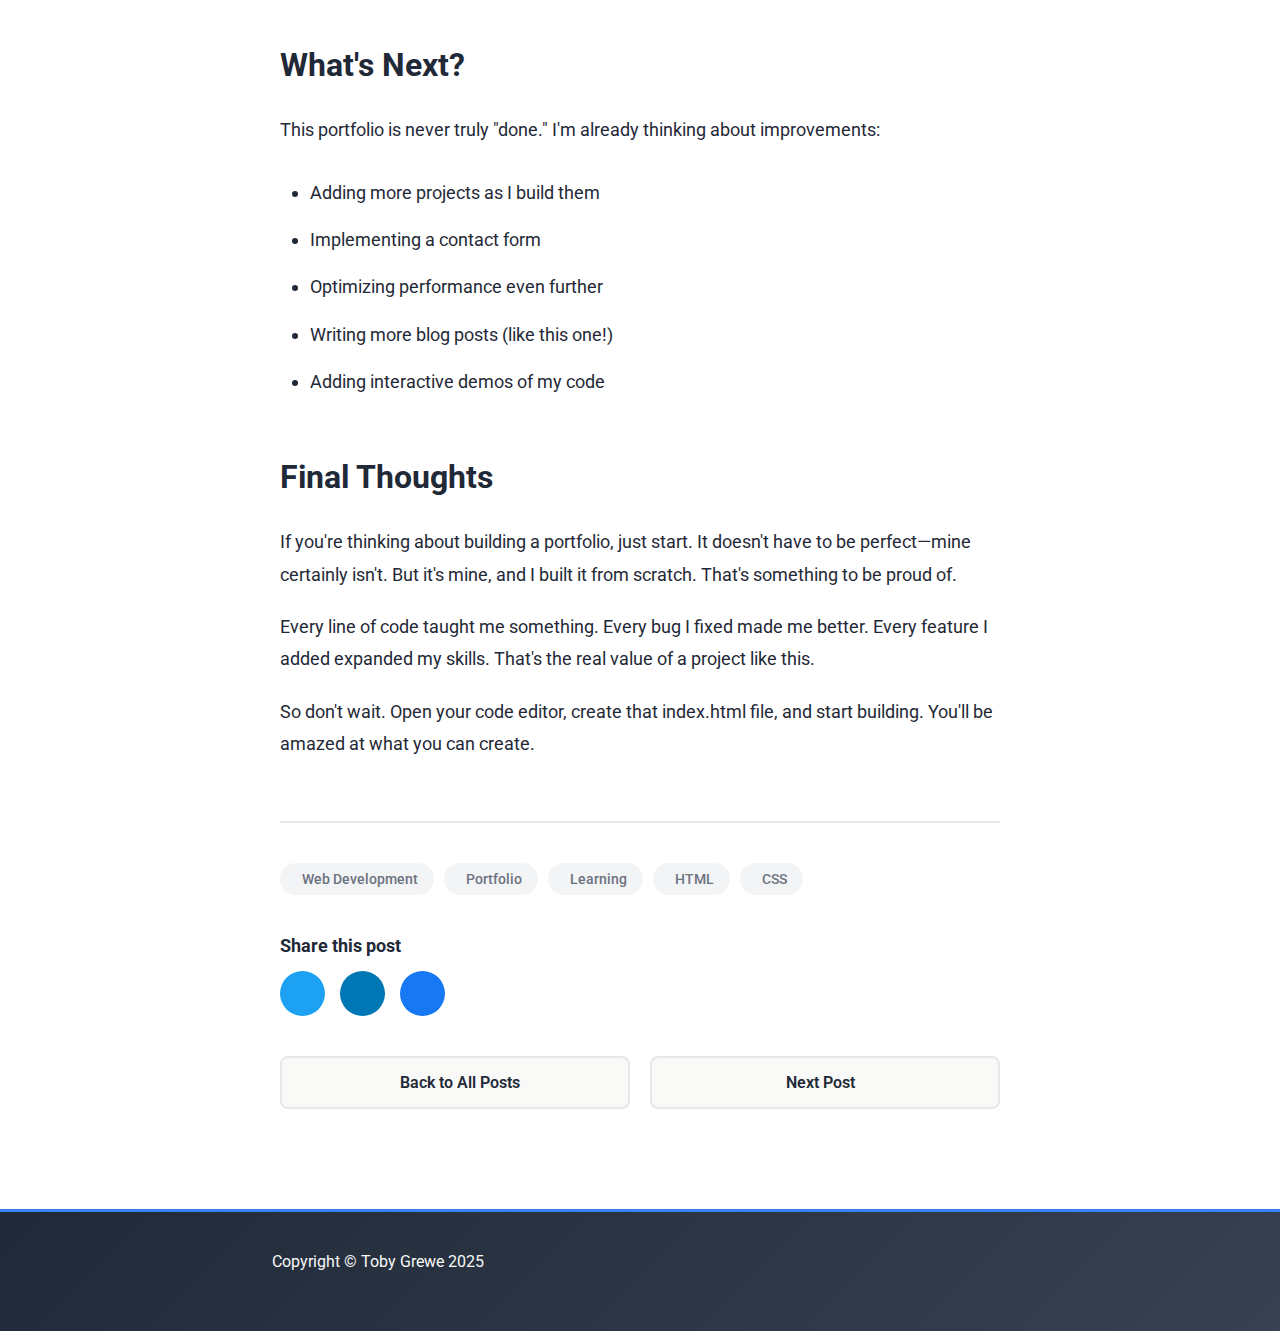
<file: blog-post-3.html>
<!DOCTYPE html>
<html lang="en">
<head>
    <meta charset="UTF-8" />
    <meta name="viewport" content="width=device-width, initial-scale=1.0" />
    <title>Building My First Portfolio Website - Toby Grewe</title>
     <link rel="icon" type="image/x-icon" href="/images/favicon/android-chrome-512x512.png"/>
    
    <!-- Preconnect -->
    <link rel="preconnect" href="https://fonts.googleapis.com">
    <link rel="preconnect" href="https://fonts.gstatic.com" crossorigin>
    <link rel="preconnect" href="https://cdnjs.cloudflare.com">
    
    <link rel="icon" type="image/x-icon" href="favicon.ico" />
    <link rel="stylesheet" href="style.css" />
    <link rel="stylesheet" href="https://cdnjs.cloudflare.com/ajax/libs/font-awesome/6.5.1/css/all.min.css" integrity="sha512-DTOQO9RWCH3ppGqcWaEA1BIZOC6xxalwEsw9c2QQeAIftl+Vegovlnee1c9QX4TctnWMn13TZye+giMm8e2LwA==" crossorigin="anonymous" referrerpolicy="no-referrer" />
    <link href="https://fonts.googleapis.com/css2?family=Roboto:wght@300;400;900&display=swap" rel="stylesheet" />
</head>
<body>
    <a href="#main-content" class="skip-link">Skip to main content</a>
    <button id="back-to-top" class="back-to-top" aria-label="Back to top">
        <i class="fas fa-arrow-up"></i>
    </button>
    
    <header>
        <div class="logo"><p></p></div>
        <nav>
            <a href="index.html">Home</a>
            <a href="about.html">About</a>
            <a href="projects.html">Projects</a>
            <a href="blog.html">Blog</a>
        </nav>
        <button id="theme-toggle" class="theme-toggle" aria-label="Toggle dark mode">
            <i class="fas fa-moon"></i>
        </button>
    </header>

    <article class="blog-post" id="main-content">
        <div class="post-header">
            <a href="blog.html" class="back-link">
                <i class="fas fa-arrow-left"></i> Back to Blog
            </a>
            <div class="post-meta">
                <span class="post-date"><i class="far fa-calendar"></i> November 15, 2025</span>
                <span class="post-category">Web Development</span>
                <span class="read-time"><i class="far fa-clock"></i> 5 min read</span>
            </div>
            <h1>Building My First Portfolio Website</h1>
            <p class="post-subtitle">A reflection on the process of creating this portfolio from scratch, the challenges I faced, and what I learned along the way.</p>
        </div>

        <div class="post-featured-image" style="background: linear-gradient(135deg, #667eea 0%, #764ba2 100%);">
            <i class="fas fa-laptop-code"></i>
        </div>

        <div class="post-content">
            <h2>The Beginning</h2>
            <p>When I first decided to build a portfolio website, I was both excited and intimidated. I had learned the basics of HTML and CSS through The Odin Project, but creating something from scratch that would represent my skills and personality felt like a huge undertaking.</p>
            
            <p>I started with a simple wireframe—just boxes and text on paper. It wasn't fancy, but it helped me visualize what I wanted to build. The challenge was turning that basic sketch into a real, functioning website.</p>

            <h2>The Challenges</h2>
            <p>The first major challenge was layout. I knew I wanted a clean, modern design, but making everything align properly with flexbox took some trial and error. There were moments where I'd change one thing and three other things would break. That's when I really learned the importance of understanding CSS specificity and the cascade.</p>

            <div class="post-callout">
                <i class="fas fa-lightbulb"></i>
                <p><strong>Key Learning:</strong> Don't be afraid to break things. Every bug is a learning opportunity, and fixing them makes you a better developer.</p>
            </div>

            <p>Another challenge was making the site responsive. What looked great on my desktop monitor looked terrible on mobile. I spent hours tweaking media queries, adjusting padding, and reorganizing layouts. But seeing it finally work across all devices was incredibly satisfying.</p>

            <h2>What I Learned</h2>
            <p>Building this portfolio taught me so much more than any tutorial ever could:</p>

            <ul>
                <li><strong>Planning is crucial:</strong> Taking time to wireframe and plan saves hours of coding</li>
                <li><strong>Git is your friend:</strong> Committing often meant I could experiment without fear</li>
                <li><strong>Responsive design is hard but necessary:</strong> Most visitors will be on mobile</li>
                <li><strong>Details matter:</strong> Small touches like hover effects make a big difference</li>
                <li><strong>Asking for help is okay:</strong> The dev community is incredibly supportive</li>
            </ul>

            <h2>The Features</h2>
            <p>As I built the site, I kept adding features. Each one was a mini-project that taught me something new</p>

            <h3>Dark Mode</h3>
            <p>Implementing dark mode taught me about CSS variables, localStorage, and JavaScript event listeners. It was challenging to make sure every element looked good in both themes, but it was worth it.</p>

            <h3>Smooth Animations</h3>
            <p>Adding subtle animations brought the site to life. I learned about CSS transitions, transforms, and keyframe animations. The trick was making them smooth but not distracting.</p>

            <h3>Blog Section</h3>
            <p>Creation of this blog ran concurrent with the development of this website. It forced me to think about content structure, typography, and readability.</p>

            <div class="post-quote">
                <i class="fas fa-quote-left"></i>
                <blockquote>
                    "The best way to learn web development is to build something real. Tutorials are great, but nothing beats the experience of solving problems on your own project."
                </blockquote>
            </div>

            <h2>What's Next?</h2>
            <p>This portfolio is never truly "done." I'm already thinking about improvements:</p>

            <ul>
                <li>Adding more projects as I build them</li>
                <li>Implementing a contact form</li>
                <li>Optimizing performance even further</li>
                <li>Writing more blog posts (like this one!)</li>
                <li>Adding interactive demos of my code</li>
            </ul>

            <h2>Final Thoughts</h2>
            <p>If you're thinking about building a portfolio, just start. It doesn't have to be perfect—mine certainly isn't. But it's mine, and I built it from scratch. That's something to be proud of.</p>

            <p>Every line of code taught me something. Every bug I fixed made me better. Every feature I added expanded my skills. That's the real value of a project like this.</p>

            <p>So don't wait. Open your code editor, create that index.html file, and start building. You'll be amazed at what you can create.
                
            </p>
        </div>

        <div class="post-footer">
            <div class="post-tags">
                <span class="post-tag"><i class="fas fa-tag"></i> Web Development</span>
                <span class="post-tag"><i class="fas fa-tag"></i> Portfolio</span>
                <span class="post-tag"><i class="fas fa-tag"></i> Learning</span>
                <span class="post-tag"><i class="fas fa-tag"></i> HTML</span>
                <span class="post-tag"><i class="fas fa-tag"></i> CSS</span>
            </div>

            <div class="post-share">
                <h3>Share this post</h3>
                <div class="share-buttons">
                    <a href="#" class="share-btn twitter" aria-label="Share on Twitter">
                        <i class="fab fa-twitter"></i>
                    </a>
                    <a href="#" class="share-btn linkedin" aria-label="Share on LinkedIn">
                        <i class="fab fa-linkedin"></i>
                    </a>
                    <a href="#" class="share-btn facebook" aria-label="Share on Facebook">
                        <i class="fab fa-facebook"></i>
                    </a>
                </div>
            </div>

            <div class="post-navigation">
                <a href="blog.html" class="nav-btn">
                    <i class="fas fa-arrow-left"></i> Back to All Posts
                </a>
                <a href="blog-post-2.html" class="nav-btn">
                    Next Post <i class="fas fa-arrow-right"></i>
                </a>
            </div>
        </div>
    </article>

    <footer>

        <div class="copyright">
        <p>Copyright © Toby Grewe 2025</p>
        </div>


        <div class="social-links">
            <a href="https://github.com/TobyGrewe" target="_blank" aria-label="GitHub">
                <i class="fab fa-github"></i>
            </a>
            <a href="https://linkedin.com/in/tobygrewe" target="_blank" aria-label="LinkedIn">
                <i class="fab fa-linkedin"></i>
            </a>
        </div>
    </footer>

    <script src="theme.js"></script>
    <script src="back-to-top.js"></script>
</body>
</html>
</file>
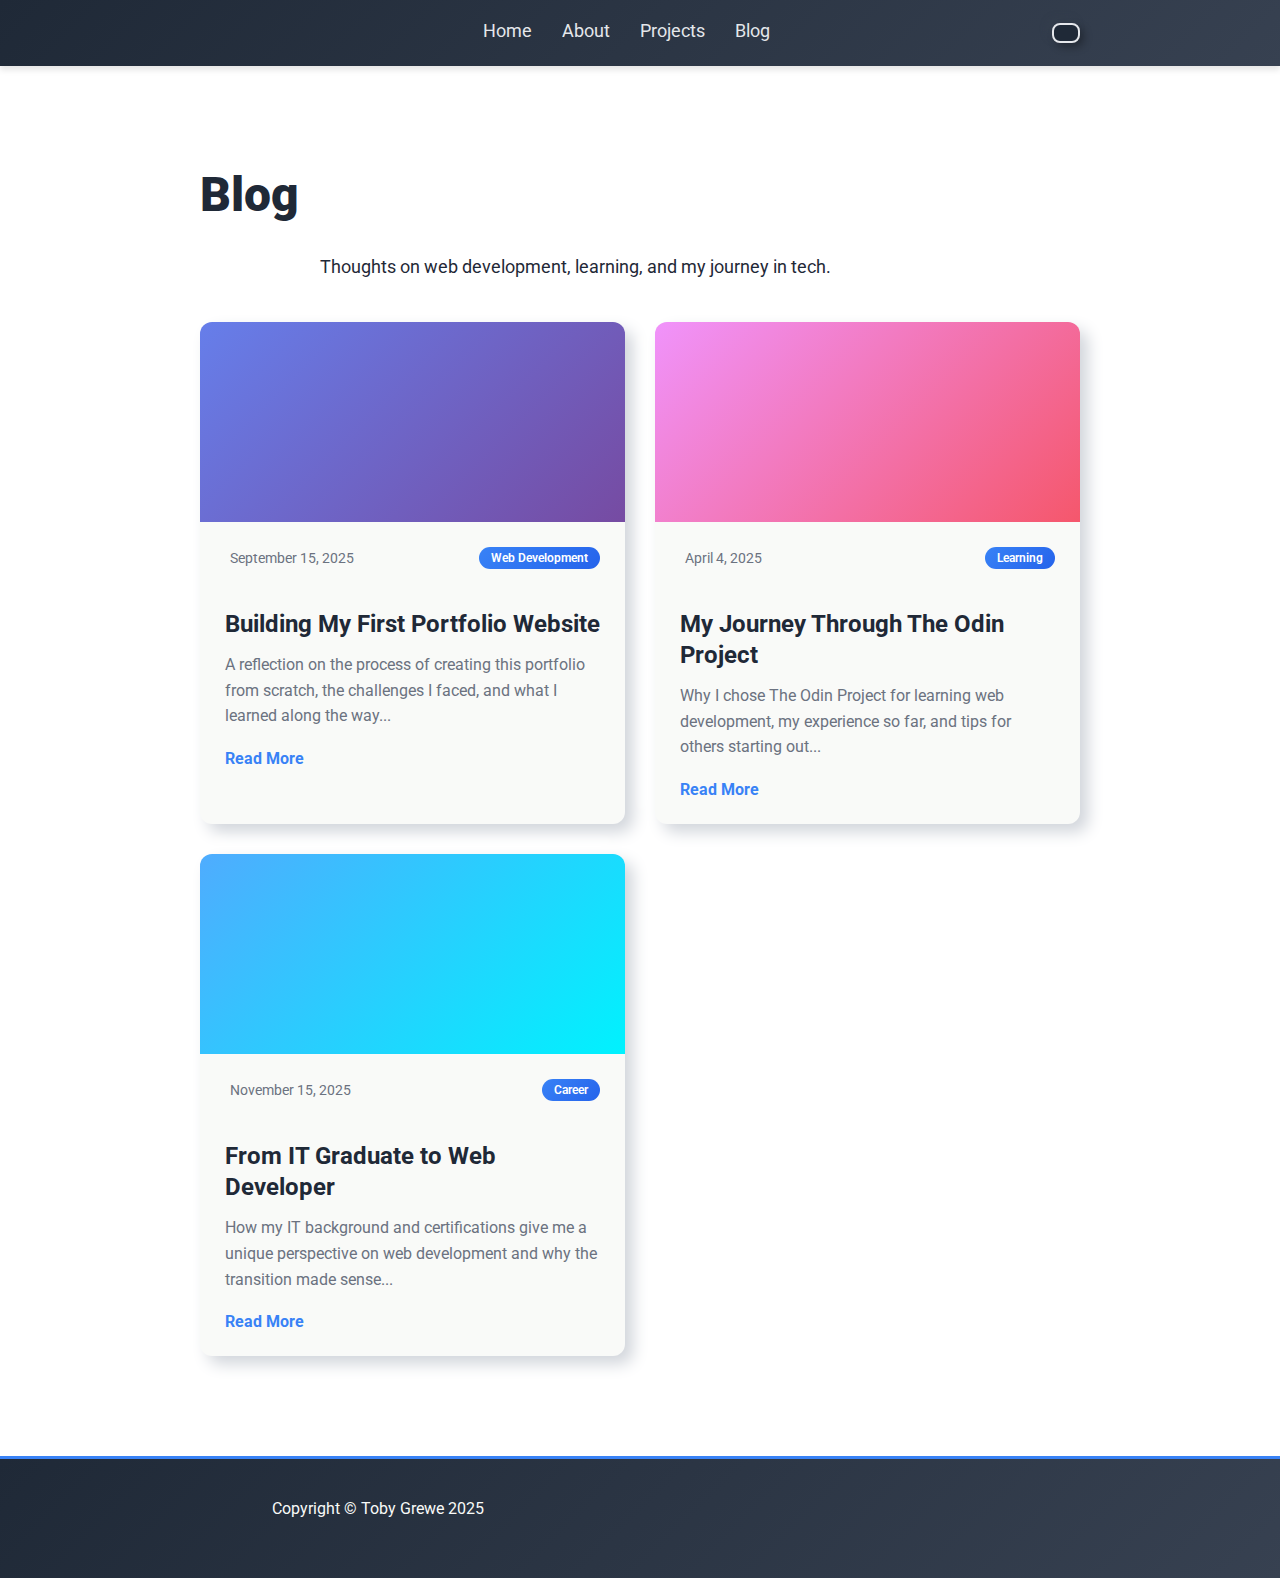
<file: blog.html>
<!DOCTYPE html>
<html lang="en">
<head>
    <meta charset="UTF-8" />
    <meta name="viewport" content="width=device-width, initial-scale=1.0" />
    <title>Blog - Toby Grewe</title>
     <link rel="icon" type="image/x-icon" href="/images/favicon/android-chrome-512x512.png"/>
    
    <!-- Preconnect -->
    <link rel="preconnect" href="https://fonts.googleapis.com">
    <link rel="preconnect" href="https://fonts.gstatic.com" crossorigin>
    <link rel="preconnect" href="https://cdnjs.cloudflare.com">
    
    <link rel="icon" type="image/x-icon" href="favicon.ico" />
    <link rel="stylesheet" href="style.css" />
    <link rel="stylesheet" href="https://cdnjs.cloudflare.com/ajax/libs/font-awesome/6.5.1/css/all.min.css" integrity="sha512-DTOQO9RWCH3ppGqcWaEA1BIZOC6xxalwEsw9c2QQeAIftl+Vegovlnee1c9QX4TctnWMn13TZye+giMm8e2LwA==" crossorigin="anonymous" referrerpolicy="no-referrer" />
    <link href="https://fonts.googleapis.com/css2?family=Roboto:wght@300;400;900&display=swap" rel="stylesheet" />
</head>
<body>
    <a href="#main-content" class="skip-link">Skip to main content</a>
    <button id="back-to-top" class="back-to-top" aria-label="Back to top">
        <i class="fas fa-arrow-up"></i>
    </button>
    
    <header>
        <div class="logo"><p></p></div>
        <nav>
    <a href="index.html">Home</a>
    <a href="about.html">About</a>
    <a href="projects.html">Projects</a>
    <a href="blog.html">Blog</a>
</nav>
        <button id="theme-toggle" class="theme-toggle" aria-label="Toggle dark mode">
            <i class="fas fa-moon"></i>
        </button>
    </header>

    <section class="page-content" id="main-content">
        <h1>Blog</h1>
        <p class="blog-intro">Thoughts on web development, learning, and my journey in tech.</p>

        <div class="blog-grid">
            <article class="blog-card">
                <div class="blog-image" style="background: linear-gradient(135deg, #667eea 0%, #764ba2 100%);">
                    <i class="fas fa-laptop-code"></i>
                </div>
                <div class="blog-content">
                    <div class="blog-meta">
                        <span class="blog-date"><i class="far fa-calendar"></i> September 15, 2025</span>
                        <span class="blog-category">Web Development</span>
                    </div>
                    <h2>Building My First Portfolio Website</h2>
                    <p>A reflection on the process of creating this portfolio from scratch, the challenges I faced, and what I learned along the way...</p>
                   <a href="blog-post-1.html" class="read-more">Read More <i class="fas fa-arrow-right"></i></a>

                </div>
            </article>

            <article class="blog-card">
                <div class="blog-image" style="background: linear-gradient(135deg, #f093fb 0%, #f5576c 100%);">
                    <i class="fas fa-graduation-cap"></i>
                </div>
                <div class="blog-content">
                    <div class="blog-meta">
                        <span class="blog-date"><i class="far fa-calendar"></i> April 4, 2025</span>
                        <span class="blog-category">Learning</span>
                    </div>
                    <h2>My Journey Through The Odin Project</h2>
                    <p>Why I chose The Odin Project for learning web development, my experience so far, and tips for others starting out...</p>
                    <a href="blog-post-2.html" class="read-more">Read More <i class="fas fa-arrow-right"></i></a>
                </div>
            </article>

            <article class="blog-card">
                <div class="blog-image" style="background: linear-gradient(135deg, #4facfe 0%, #00f2fe 100%);">
                    <i class="fas fa-certificate"></i>
                </div>
                <div class="blog-content">
                    <div class="blog-meta">
                        <span class="blog-date"><i class="far fa-calendar"></i> November 15, 2025</span>
                        <span class="blog-category">Career</span>
                    </div>
                    <h2>From IT Graduate to Web Developer</h2>
                    <p>How my IT background and certifications give me a unique perspective on web development and why the transition made sense...</p>
                    <a href="blog-post-3.html" class="read-more">Read More <i class="fas fa-arrow-right"></i></a>
                </div>
            </article>
        </div>
    </section>

    <footer>

        <div class="copyright">
        <p>Copyright © Toby Grewe 2025</p>
        </div>

        <div class="social-links">
            <a href="https://github.com/TobyGrewe" target="_blank" aria-label="GitHub">
                <i class="fab fa-github"></i>
            </a>
            <a href="https://linkedin.com/in/tobygrewe" target="_blank" aria-label="LinkedIn">
                <i class="fab fa-linkedin"></i>
            </a>
        </div>
    </footer>

   <script src="theme.js"></script>
    <script src="parallax.js"></script>
    <script src="back-to-top.js"></script>
    <script src="typing-animation.js"></script>
</body>
</html>
</file>
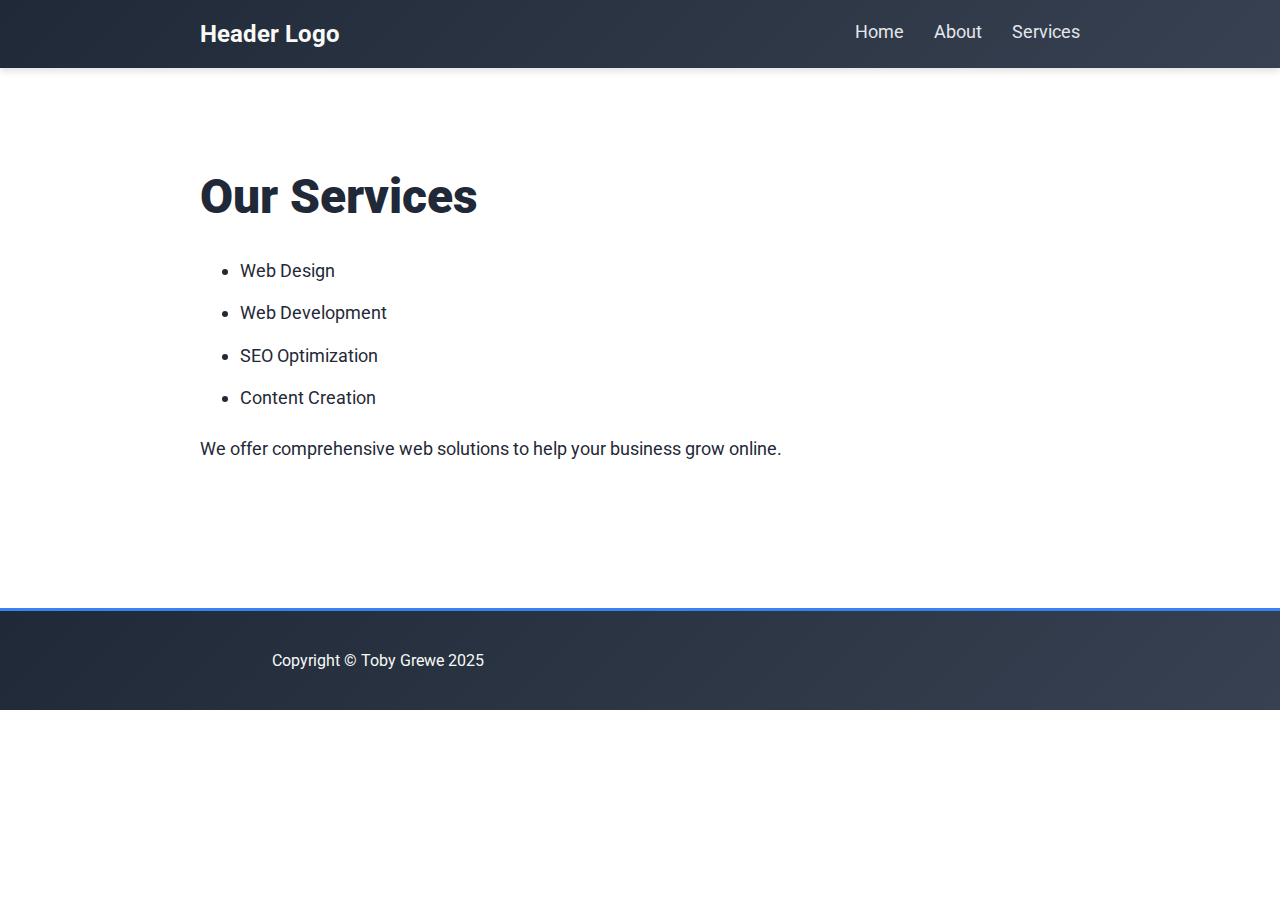
<file: services.html>
<!DOCTYPE html>
<html lang="en">
<head>
    <meta charset="UTF-8">
    <meta name="viewport" content="width=device-width, initial-scale=1.0">
    <title>Our Services</title>
    <link rel="stylesheet" href="style.css">
    <link href="https://fonts.googleapis.com/css2?family=Roboto:wght@300;400;900&display=swap" rel="stylesheet">
</head>
<body>
    <header>
        <div class="logo">Header Logo</div>
        <nav>
            <a href="index.html">Home</a>
            <a href="about.html">About</a>
            <a href="services.html">Services</a>
        </nav>
    </header>

    <section class="page-content">
        <h1>Our Services</h1>
        <ul>
            <li>Web Design</li>
            <li>Web Development</li>
            <li>SEO Optimization</li>
            <li>Content Creation</li>
        </ul>
        <p>We offer comprehensive web solutions to help your business grow online.</p>
    </section>

    <footer>
        <p>Copyright © Toby Grewe 2025</p>
    </footer>
</body>
</html>
</file>
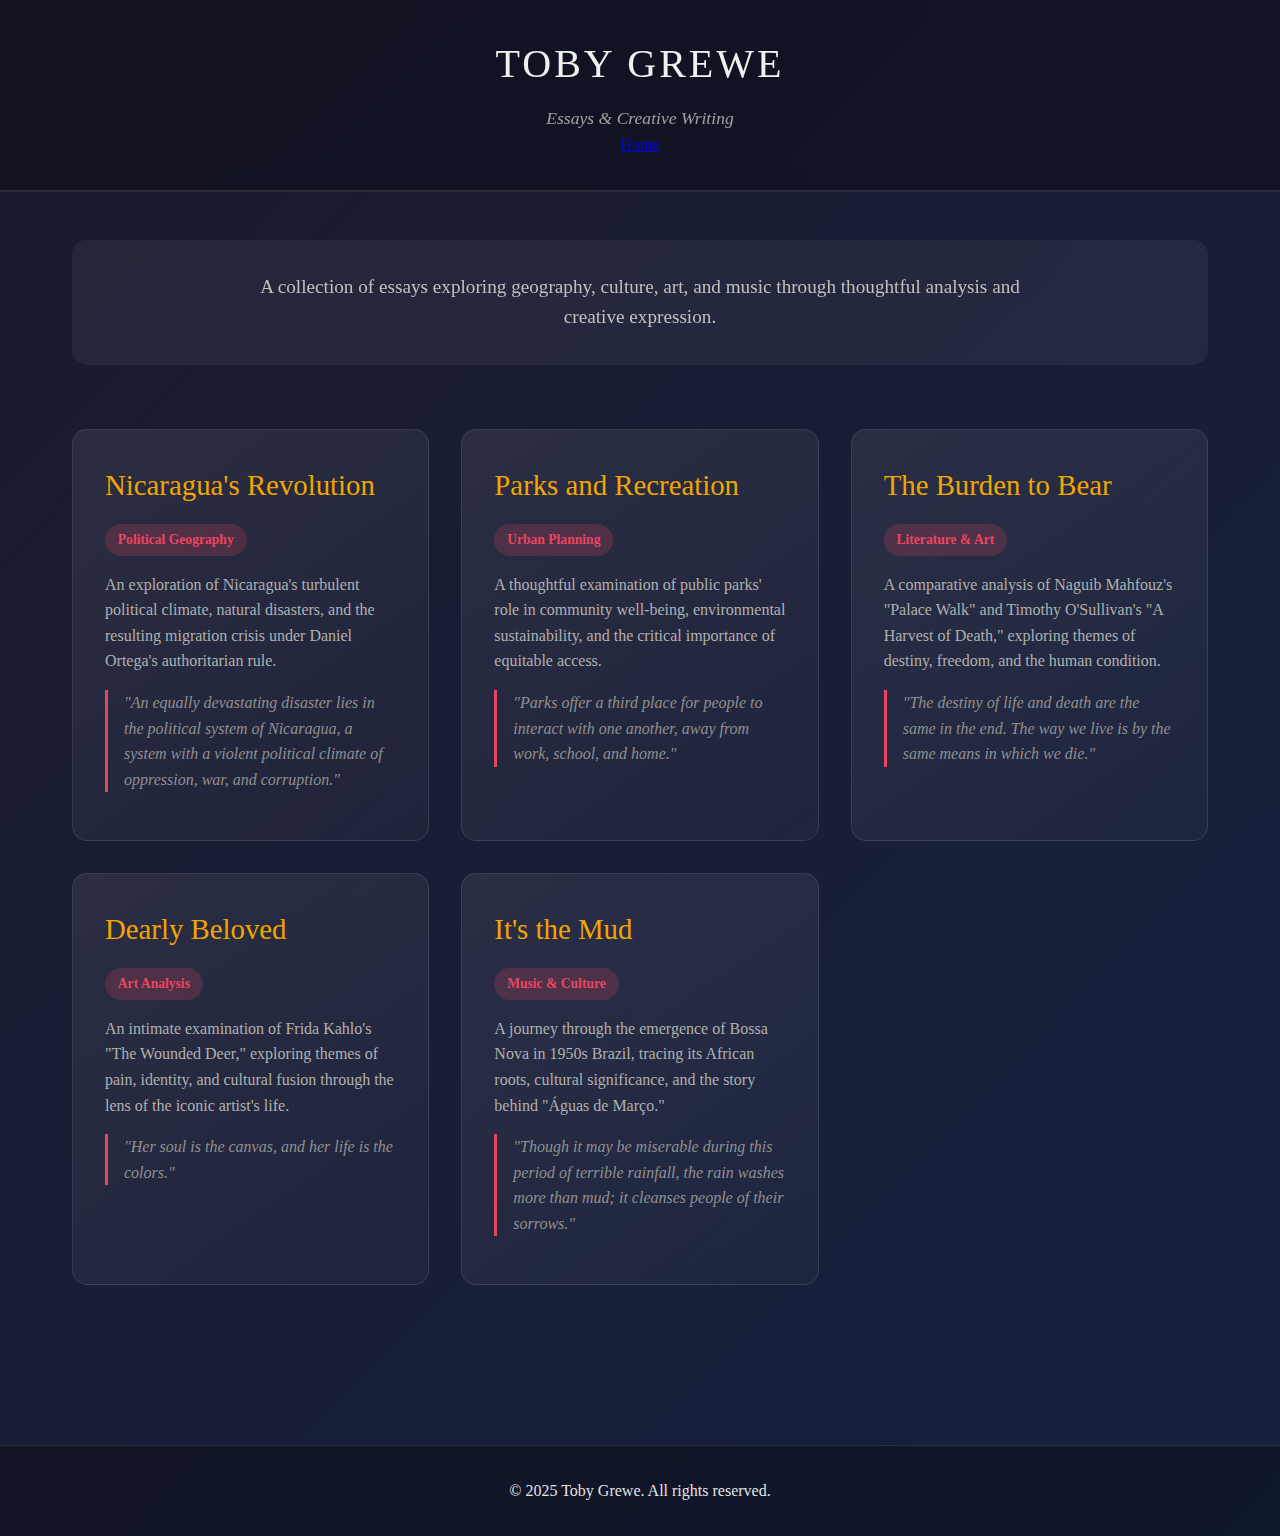
<file: writing_portfolio.html>
<!DOCTYPE html>
<html lang="en">
<head>
    <meta charset="UTF-8">
    <meta name="viewport" content="width=device-width, initial-scale=1.0">
    <title>Toby Grewe - Creative Writing Portfolio</title>


    <link rel="icon" type="image/x-icon" href="/images/favicon/android-chrome-512x512.png"/>


    
    <style>
        * {
            margin: 0;
            padding: 0;
            box-sizing: border-box;
        }

        body {
            font-family: 'Georgia', serif;
            background: linear-gradient(135deg, #1a1a2e 0%, #16213e 100%);
            color: #e4e4e4;
            line-height: 1.6;
            overflow-x: hidden;
        }

        header {
            background: rgba(0, 0, 0, 0.3);
            backdrop-filter: blur(10px);
            padding: 2rem 0;
            text-align: center;
            border-bottom: 2px solid rgba(255, 255, 255, 0.1);
            position: sticky;
            top: 0;
            z-index: 100;
        }

        h1 {
            font-size: 2.5rem;
            font-weight: 300;
            letter-spacing: 3px;
            color: #f0f0f0;
            margin-bottom: 0.5rem;
        }

        .tagline {
            font-style: italic;
            color: #a0a0a0;
            font-size: 1.1rem;
        }

        .container {
            max-width: 1200px;
            margin: 0 auto;
            padding: 3rem 2rem;
        }

        .intro {
            text-align: center;
            margin-bottom: 4rem;
            padding: 2rem;
            background: rgba(255, 255, 255, 0.05);
            border-radius: 15px;
            backdrop-filter: blur(5px);
        }

        .intro p {
            font-size: 1.2rem;
            color: #c0c0c0;
            max-width: 800px;
            margin: 0 auto;
        }

        .writings-grid {
            display: grid;
            grid-template-columns: repeat(auto-fit, minmax(350px, 1fr));
            gap: 2rem;
            margin-bottom: 3rem;
        }

        .writing-card {
            background: linear-gradient(145deg, rgba(255, 255, 255, 0.08), rgba(255, 255, 255, 0.03));
            border-radius: 15px;
            padding: 2rem;
            transition: all 0.3s ease;
            border: 1px solid rgba(255, 255, 255, 0.1);
            cursor: pointer;
            position: relative;
            overflow: hidden;
        }

        .writing-card::before {
            content: '';
            position: absolute;
            top: 0;
            left: 0;
            right: 0;
            height: 4px;
            background: linear-gradient(90deg, #e94560, #0f3460);
            transform: scaleX(0);
            transition: transform 0.3s ease;
        }

        .writing-card:hover {
            transform: translateY(-5px);
            box-shadow: 0 10px 30px rgba(233, 69, 96, 0.3);
            border-color: rgba(233, 69, 96, 0.5);
        }

        .writing-card:hover::before {
            transform: scaleX(1);
        }

        .writing-card h2 {
            font-size: 1.8rem;
            margin-bottom: 1rem;
            color: #f0a500;
            font-weight: 400;
        }

        .writing-card .category {
            display: inline-block;
            background: rgba(233, 69, 96, 0.2);
            color: #e94560;
            padding: 0.3rem 0.8rem;
            border-radius: 20px;
            font-size: 0.85rem;
            margin-bottom: 1rem;
            font-weight: 600;
        }

        .writing-card p {
            color: #b0b0b0;
            margin-bottom: 1rem;
            font-size: 1rem;
        }

        .writing-card .excerpt {
            font-style: italic;
            color: #909090;
            border-left: 3px solid #e94560;
            padding-left: 1rem;
            margin: 1rem 0;
        }

        .modal {
            display: none;
            position: fixed;
            top: 0;
            left: 0;
            width: 100%;
            height: 100%;
            background: rgba(0, 0, 0, 0.9);
            z-index: 1000;
            overflow-y: auto;
        }

        .modal-content {
            max-width: 900px;
            margin: 2rem auto;
            background: linear-gradient(145deg, #1a1a2e, #16213e);
            padding: 3rem;
            border-radius: 20px;
            position: relative;
            border: 1px solid rgba(255, 255, 255, 0.1);
        }

        .close-btn {
            position: absolute;
            top: 1rem;
            right: 1.5rem;
            font-size: 2rem;
            color: #e94560;
            cursor: pointer;
            background: none;
            border: none;
            transition: transform 0.2s;
        }

        .close-btn:hover {
            transform: scale(1.2);
        }

        .modal-content h2 {
            color: #f0a500;
            margin-bottom: 1.5rem;
            font-size: 2.2rem;
        }

        .modal-content .full-text {
            color: #d0d0d0;
            line-height: 1.8;
            white-space: pre-wrap;
            font-size: 1.05rem;
        }

        footer {
            text-align: center;
            padding: 2rem;
            background: rgba(0, 0, 0, 0.3);
            border-top: 1px solid rgba(255, 255, 255, 0.1);
            margin-top: 4rem;
        }

        @media (max-width: 768px) {
            h1 {
                font-size: 2rem;
            }

            .writings-grid {
                grid-template-columns: 1fr;
            }

            .modal-content {
                margin: 1rem;
                padding: 2rem;
            }
        }
    </style>
</head>
<body>
    <header>
        <h1>TOBY GREWE</h1>
        <p class="tagline">Essays & Creative Writing</p>
        
    
        <div class="logo"><p></p></div>
       <nav>
    <a href="index.html">Home</a>
   
    
</nav>
       
    </header>


    <div class="container">
        <div class="intro">
            <p>A collection of essays exploring geography, culture, art, and music through thoughtful analysis and creative expression.</p>
        </div>

        <div class="writings-grid">
            <div class="writing-card" onclick="openModal('nicaragua')">
                <h2>Nicaragua's Revolution</h2>
                <span class="category">Political Geography</span>
                <p>An exploration of Nicaragua's turbulent political climate, natural disasters, and the resulting migration crisis under Daniel Ortega's authoritarian rule.</p>
                <div class="excerpt">"An equally devastating disaster lies in the political system of Nicaragua, a system with a violent political climate of oppression, war, and corruption."</div>
            </div>

            <div class="writing-card" onclick="openModal('parks')">
                <h2>Parks and Recreation</h2>
                <span class="category">Urban Planning</span>
                <p>A thoughtful examination of public parks' role in community well-being, environmental sustainability, and the critical importance of equitable access.</p>
                <div class="excerpt">"Parks offer a third place for people to interact with one another, away from work, school, and home."</div>
            </div>

            <div class="writing-card" onclick="openModal('burden')">
                <h2>The Burden to Bear</h2>
                <span class="category">Literature & Art</span>
                <p>A comparative analysis of Naguib Mahfouz's "Palace Walk" and Timothy O'Sullivan's "A Harvest of Death," exploring themes of destiny, freedom, and the human condition.</p>
                <div class="excerpt">"The destiny of life and death are the same in the end. The way we live is by the same means in which we die."</div>
            </div>

            <div class="writing-card" onclick="openModal('deerly')">
                <h2>Dearly Beloved</h2>
                <span class="category">Art Analysis</span>
                <p>An intimate examination of Frida Kahlo's "The Wounded Deer," exploring themes of pain, identity, and cultural fusion through the lens of the iconic artist's life.</p>
                <div class="excerpt">"Her soul is the canvas, and her life is the colors."</div>
            </div>

            <div class="writing-card" onclick="openModal('mud')">
                <h2>It's the Mud</h2>
                <span class="category">Music & Culture</span>
                <p>A journey through the emergence of Bossa Nova in 1950s Brazil, tracing its African roots, cultural significance, and the story behind "Águas de Março."</p>
                <div class="excerpt">"Though it may be miserable during this period of terrible rainfall, the rain washes more than mud; it cleanses people of their sorrows."</div>
            </div>
        </div>
    </div>

    <div id="modal" class="modal">
        <div class="modal-content">
            <button class="close-btn" onclick="closeModal()">&times;</button>
            <div id="modal-body"></div>
        </div>
    </div>

    <footer>
        <p>&copy; 2025 Toby Grewe. All rights reserved.</p>
    </footer>

    <script>
        const writings = {
            nicaragua: {
                title: "Nicaragua's Revolution",
                content: `D199 Task 1 -- Toby Grewe

Nicaragua is in Central America; to the north lies Honduras, and the south is Costa Rica. Nicaragua has extensive coastlines to the east and west; these coastlines give way to the Pacific and Caribbean Seas, respectively. Despite being a smaller, developing country, Nicaragua suffers from extreme, volatile weather patterns. Volcanic, seismic, and tropical natural disasters plague the environment and its inhabitants. An equally devastating disaster lies in the political system of Nicaragua, A system with a violent political climate of oppression, war, and corruption.

The unique environment of Nicaragua leads to several natural hazards. "Nicaragua experiences a tropical rainforest climate in the east, a tropical monsoon climate in the central regions, and a tropical savanna climate in the west of the country (Othering & Belonging Institute). This diversity of climate, while possibly an asset, given the turbulent nature of Nicaragua's government, has become a catastrophizing ingredient in this Central American country. Environmental risks mainly include hurricanes and floods. According to the Global Climate Risk Index (2021), Nicaragua ranks 49th out of 180 Countries, making it highly vulnerable to climate disasters.

While many countries are home to natural disasters, including many developed countries such as Japan and the United States, the lack of coordination, influx of instability, and ever-present corruption breed terrible conditions for organizing relief efforts and governance of the distribution of gathered funds and resources. "The Nicaraguan government has completed permanent housing for 103 families squatting in the ruins of four abandoned high-rises in Managua since the 1972 earthquake." (Christian Science Monitor) This delay indicates how long a response may take to return to a pre-disaster baseline. The larger the disaster, the more involvement from the government is required. Given the turbulent nature of its climate, Nicaragua requires a stable and robust government, one of which is not currently present due to the current president's and his party's authoritative rule.

In 1979 (Martin), the Sandinista Revolution laid the groundwork for the current state of Nicaraguan. This revolution led to the overthrow of the United States' backed dictatorship during the 80s. As a result of this conflict, a civil war between those who opposed United States involvement and U.S.-backed support of the Contras. Daniel Ortega is the current ruling authority in Nicaragua. He has seized control of the police and military to embolden his reign and destroy dissenting perspectives. Furthermore, Ortega has changed the Constitution to allow for his perpetual rule of Nicaragua.

In 2018, three hundred and twenty protesters were killed by order of Daniel Ortega, leaving many more wounded. The incarceration of journalists and opposing political, social, and religious leaders also occurred. In a bid to control the narrative, Daniel Ortega's rule was total and unconcerned with legal ramifications both nationally and internationally.

Due to Nicaragua's extreme political and environmental factors, many have migrated to better their and their family's lives. According to Figure 4 of the case study, the number of refugees and asylum-seekers has increased exponentially from 2017 -- 2022. According to "Social inequality, political conflicts, and environmental disasters, such as earthquakes, volcanic eruptions, and climate risks, have been the main drives of emigration," the Nicaraguan government cannot stabilize the natural or political crisis. As a result, many have no other option but to flee the country.`
            },
            parks: {
                title: "Parks and Recreation",
                content: `Parks and Recreation

Creating and integrating parks in communities is a simple yet effective way of increasing the value of a neighborhood and the well-being of its residents, as well as counteracting the adverse effects of modern city sprawl. Parks offer a third place for people to interact with one another, away from work, school, and home. On top of parks being a logistical benefit in a multitude of different arenas, they also simply are breath-giving and allow people to connect back to their roots, time to decompress, and time to find liberation in the Impermanence of daily life. This essay will touch on the benefits and disadvantages of public parks and attempt to convey the importance of such consideration to citizens, governing bodies, and city planners to give the proper information and context for the public to form and conclude their thoughts and opinions. Public parks can be essential in promoting community well-being, environmental protection, and habitat, with equity and proper planning in mind.

According to the National Recreation and Park Association, three central values make parks essential to communities (National Recreation and Park Association,2010): economic value, health and environmental benefits, and social importance. Parks increase property values; the closer private property is to a park, the higher this increase is. Trees in American cities are responsible for a four-hundred billion dollar saving potential in offsetting stormwater retention facility costs (National Recreation and Park Association,2010). Cities can utilize parks within their planning to manage storm waters and minimize flooding, which is sustainable and scalable. The most resilient cities are keen on utilization of this asset (City Parks Alliance, n,d).

Aside from the benefits regarding the environment, public parks aid in their facilitation of community engagement. For example, in New York City's Central Park, residents utilize the space for group activities, fitness regimens, and even playing chess. Trees are an aesthetic contrast to the concrete jungle and clean the air, thus improving residents' health. "Trees in urban parks remove up to 711,000 tons of toxins from the air annually at a value of $3.8 billion to cities." (City Parks Alliance, n,d). As parks elevate individuals' health, they attract people to be healthy and interact in their communities. Public parks are third in which humans may interact with one another and engage in sports and outdoor activities such as biking or fishing. However, not all parks are equal.

"It is difficult to design a space that will not attract people - what is remarkable is how often this has been accomplished" (Project for Public Spaces, 2009). These are the words of American urbanist William H. Whyte. It reflects on the issues of mismanagement and accessibility of public parks. After all, what good is a park if no one utilizes it, and what good is a public space for the few and well-endowed? Lack of seating, gathering points, and ill-planned transit routes are a few reasons why planning is so important. An individual may look at the issues that plague many public parks as a reason to downsize or diminish the availability of access to the public. Alas, the problem lies in managing and planning public parks, not in incorporating them.`
            },
            burden: {
                title: "The Burden to Bear",
                content: `The Burden to Bear

Naguib Mahfouz (Cairo, 1911--2006) was an Egyptian author, playwright, and Nobel Prize laureate. His work illustrates the complexity of human relationships, thoughts on destiny, and reflections on social contracts (Library of Congress). In the passage "Excerpt from Palace Walk" (Penguin Random House), Mahfouz illustrates the fictitious life of an Egyptian woman. In this tale, we first learn of a wife's daily routine and the gravity of her husband's authority. "Habit woke her at this hour. It was an old habit she had developed when young, and it had stayed with her as she matured." The predetermined nature of the woman's life is lamented in this quote. Destiny is the glue that ties her soul to this plane of the living. However, there is already an inception of thought that this arrangement is not without compromises.

Mahfouz emphasizes the helplessness and isolation of the wife's current circumstances. Whisked away to a marriage at the age of fourteen, she knows she has little choice in a world built by and for men. Using the house's mashrabiya (Abiya), the isolated wife can glimpse the world around her, yet the wife feels isolated. Only through the text of the Qur'an does she come to a catharsis of her experience. "Socially, the role of the mashrabiya evolved into a product for gender segregation, home seclusion, and a veiling norm regulator. Nevertheless, it also mediates the architecture and interior experiences, allowing female occupants to observe exterior life without being observed themselves" (Abiya,2024). This motif of predetermination is ever-present in this text. Mahfouz brings to attention the archaic societal code of the Egyptian and larger Arab world, in which adherence to doctrine is paramount.

"When it comes to our habits, we are completely enslaved" (The Tibetan Book of Living and Dying). The picture entitled A Harvest of Death is a bleak yet poignant reminder of the horrors of war. In the image's foreground is a field of lifeless soldiers, with the living in the background. A Harvest of Death is attributed to Timothy H. O'Sullivan and Alexander Gardner. Due to the primitive capabilities of photography, the framing of the composition, and the destructive nature of the Battle of Gettysburg, no soldier can easily be identified. In a sea of suffering, a million drown.

Nothing is ever promised tomorrow, yet we must act as though we will continue in the morning---foolishly or due to our insatiable aversion to impermanence. Life flows like a stream through a field, unknowingly awaiting a bloodbath at our end. The soldiers of Gettysburg fought for freedom, but thousands (Guelzo, 2013) would never live to enjoy the fruits of their labor.

In closing, both works touch on themes of destiny and freedom---Mahfouz on the fickle nature of an Egyptian wife and O'Sullivan on the merits and shortcomings of war. In many ways, both show the war all humans fight for: the erosion of self we allow through the regression of urges, wants, and desires. The destiny of life and death are the same in the end. The way we live is by the same means in which we die.`
            },
            deerly: {
                title: "Dearly Beloved",
                content: `Dearly Beloved

"Kahlo's supposed shyness and 'naïve' childlike nature were attributed to both her personality and her artistic style" (Ankori, 2024, p. [13]). Magdalena Frida Carmen Kahlo was born on July 6, 1907, at 8:30 am to Guillermo Kahlo and Matilde Calderon. Like many things about Frida, even her birth date was a mystery. She claimed to be born in 1910, a symbolic connection to the start of the Mexican Revolution. Her lack of conformity permeated her historical record.

"I've concluded that all I've done is fail. I wanted to be a doctor when I was a little girl, and a bus squashed me. I live with you for ten years without doing anything short but causing problems and annoying you. I began to paint, and my painting is useless, but for me and for you to buy it, knowing that no one else will..." A prominent expression of Kahlo's existence would be her lack of self-worth. This absence of self-worth is attributed to the environment in which she was born---as well as her eccentric behaviors and strong convictions. The path of the brave is often lonely, and those who travel upon it may never find an equal. Nevertheless, Kahlo is steadfast in her uniqueness.

In 1925 (Open Culture,2019), Kahlo suffered a nearly fatal injury due to a bus accident. This accident was pivotal in shaping Kahlo's artistic and spiritual life. She began to paint and explore her gift of expression through her extended recovery period. It indeed begs the question, if she did not suffer from this horror, would she ever have become the artist as we know her? Regardless, her life after the accident would be filled with pain, and she could often be found in hospital.

In her self-portrait entitled The Wounded Deer (FridaKahlo.Org n,d), Kahlo superimposes her head on a deer's body in a forest near the sea. Arrows of unknown origin fatally wound her body; however, she retains calmness to herself. As a reminder, Destiny's sales are not refundable. Next to her signature, she inscribed the word "Carma," alluding to her fate. Notably, the deer's body is that of a stag, which creates a sense of dichotomy between her perceived gender and her actual self. "Above all, be at ease, be as natural and spacious as possible. Slip quietly out of the noose of your habitual anxious self, release all grasping, and relax into your true nature" (Rinpoche, Sogyal. The Tibetan Book of Living and Dying.)

Frida Kahlo was not shy or afraid to express her heritage. Due to this nature, she possessed, The Wounded Deer also pays homage to Mexico's pre-Columbian culture. "The pre-Columbian used to produce abstract, composite creatures, half human and animal, to portray the idea of rebirth and continuance of life" (Simplykalaa, 2023). Through her work, Kahlo represents an ancient culture's perspective on life.`
            },
            mud: {
                title: "It's the Mud",
                content: `It's the Mud

"Brazil's best-known form of music is the samba, the drum-heavy, rhythmically intricate and danceable genre that powers Carnival" (Smithsonian, 2019). Samba developed a "new style" of music called Bossa Nova. During a time of revitalization of Brazilian culture, Bossa Nova was the hallmark of the post-war musical renaissance. The genre was most popular amongst the emerging middle class and the wealthy. Mixing classical Brazilian percussion with qualities Of American pop and Jazz lamented this genre's diverse and sophisticated vibe. Flutes, saxophones, and breathy vocals create a sense of intimacy with its audience. Prominent Bossa Nova Musicians include Antônio Carlos Jobim, João Gilberto, and Vinícius de Morãe.

The genre emerged in Rio de Janeiro in the late 1950s (Transatlantic Cultures,2020). The genre is partly owed to the expansion of musical imports, particularly bolero, mambo, and Jazz. Foreign and local artists would entwine to perform at nightclubs and bars of the era. The influx of foreign artists visiting Brazil through the 50s was fundamental for the emergence of Bossa Nova. Tommy Dorsey, Ella Fitzgerald, Nat King Cole, and Louis Armstrong all toured Brazil in this period, adding to the influx of the country's external "cool jazz" influence.

In the United States, it became popularized by saxophonist Stan Getz and guitarist Charlie Bryd. Bryd heard of the style on a State-Sponsored tour of South America (JSTOR, 2023). Together, they recorded the hit 1962 album Jazz Samba to a warm reception from American jazz aficionados. The apex of the Bossa Nova "craze" coincided with the Americanization of the classic hit "The Girl From Ipanema." Chico Buarque, an internationally acclaimed Brazilian musician, would illustrate the allure of Bossa Nova. "The optimism of the era that Buarque described is evident in the songs' lyrics, which casually describe the musicians' environment: beaches, flowers, blue skies, and beautiful women" (Brown University Library, n.d).

'Águas de Março' was created in May 1972 by Antônio Carlos Jobim and Elis Regina. The song laments the cyclic nature of life, infused with whimsical depictions of day-to-day life in Brazil. "And the riverbank talks of the waters of March, It's the end of the strain, The joy in your heart" (águas de março, n.d). Infamously, Brazil's spring is quite wet; águas de março illustrates the almost comical degree to which it rains in the spring. Jobim wrote this song on a trip to his family's rancho (Connect Brazil, n.d). He was bombarded with steadfast rainstorms, which washed away the roads and left a muddy layer. The hope and promise of a new life vindicate this dilemma. Though it may be miserable during this period of terrible rainfall, the rain washes more than mud; it cleanses people of their sorrows.`
            }
        };

        function openModal(id) {
            const writing = writings[id];
            const modal = document.getElementById('modal');
            const modalBody = document.getElementById('modal-body');
            
            modalBody.innerHTML = `
                <h2>${writing.title}</h2>
                <div class="full-text">${writing.content}</div>
            `;
            
            modal.style.display = 'block';
            document.body.style.overflow = 'hidden';
        }

        function closeModal() {
            const modal = document.getElementById('modal');
            modal.style.display = 'none';
            document.body.style.overflow = 'auto';
        }

        window.onclick = function(event) {
            const modal = document.getElementById('modal');
            if (event.target === modal) {
                closeModal();
            }
        }

        document.addEventListener('keydown', function(event) {
            if (event.key === 'Escape') {
                closeModal();
            }
        });
    </script>
</body>
</html>
</file>
<file: style.css>
/* ============================================
   GLOBAL STYLES & RESET
   ============================================ */

* {
  margin: 0;
  padding: 0;
  box-sizing: border-box;
}

html {
  scroll-behavior: smooth;
  overflow-x: hidden;
  max-width: 100%;
}

body {
  font-family: "Roboto", sans-serif;
  overflow-x: hidden;
  max-width: 100%;
  animation: pageLoad 0.5s ease-out;
}

/* Skip to content link for accessibility */
.skip-link {
  position: absolute;
  top: -40px;
  left: 0;
  background: #3882f6;
  color: white;
  padding: 8px 16px;
  text-decoration: none;
  z-index: 10000;
  border-radius: 0 0 8px 0;
}

.skip-link:focus {
  top: 0;
}

/* ============================================
   KEYFRAME ANIMATIONS
   ============================================ */

@keyframes fadeIn {
  from { opacity: 0; }
  to { opacity: 1; }
}

@keyframes slideInLeft {
  from {
    opacity: 0;
    transform: translateX(-50px);
  }
  to {
    opacity: 1;
    transform: translateX(0);
  }
}

@keyframes slideInRight {
  from {
    opacity: 0;
    transform: translateX(50px);
  }
  to {
    opacity: 1;
    transform: translateX(0);
  }
}

@keyframes slideInUp {
  from {
    opacity: 0;
    transform: translateY(30px);
  }
  to {
    opacity: 1;
    transform: translateY(0);
  }
}

@keyframes scaleIn {
  from {
    opacity: 0;
    transform: scale(0.9);
  }
  to {
    opacity: 1;
    transform: scale(1);
  }
}

@keyframes pageLoad {
  from { opacity: 0; }
  to { opacity: 1; }
}

@keyframes sectionFadeIn {
  from {
    opacity: 0;
    transform: translateY(20px);
  }
  to {
    opacity: 1;
    transform: translateY(0);
  }
}

@keyframes logoPulse {
  0%, 100% { transform: scale(1); }
  50% { transform: scale(1.08); }
}

@keyframes subtleFloat {
  0%, 100% { transform: translateY(0px); }
  50% { transform: translateY(-5px); }
}

@keyframes socialBounce {
  0%, 100% { transform: translateY(-5px) scale(1.2); }
  50% { transform: translateY(-8px) scale(1.25); }
}

/* ============================================
   SECTIONS
   ============================================ */

section {
  animation: sectionFadeIn 0.8s ease-out;
  max-width: 100%;
  overflow-x: hidden;
}

/* ============================================
   HEADER & NAVIGATION
   ============================================ */

header {
  background: linear-gradient(135deg, #1f2937 0%, #374151 100%);
  color: #f9faf8;
  padding: 20px 200px;
  display: flex;
  justify-content: space-between;
  align-items: center;
  box-shadow: 0 4px 6px rgba(0, 0, 0, 0.1);
  position: sticky;
  top: 0;
  z-index: 1000;
  animation: fadeIn 0.8s ease-out;
}

.logo {
  font-size: 24px;
  font-weight: bold;
  transition: transform 0.3s ease, color 0.3s ease;
  animation: none;
}

.logo:hover {
  color: #3882f6;
  cursor: pointer;
  animation: logoPulse 1s ease-in-out;
}

nav {
  display: flex;
  gap: 30px;
}

nav a {
  color: #e5e7eb;
  text-decoration: none;
  font-size: 18px;
  position: relative;
  padding-bottom: 5px;
  transition: color 0.3s ease;
  overflow: hidden;
}

nav a::after {
  content: "";
  position: absolute;
  bottom: 0;
  left: 0;
  width: 0;
  height: 2px;
  background-color: #3882f6;
  transition: width 0.3s ease;
}

nav a:hover {
  color: #3882f6;
}

nav a:hover::after {
  width: 100%;
}

/* Theme Toggle Button */
.theme-toggle {
  background: #1f2937;
  border: 2px solid #e5e7eb;
  color: #f9faf8;
  padding: 8px 12px;
  border-radius: 8px;
  cursor: pointer;
  font-size: 20px;
  transition: all 0.3s ease;
  display: flex;
  align-items: center;
  justify-content: center;
  box-shadow: 4px 4px 8px rgba(0, 0, 0, 0.3), -4px -4px 8px rgba(55, 65, 81, 0.3);
}

.theme-toggle:hover {
  background-color: rgba(255, 255, 255, 0.1);
  transform: scale(1.1);
}

.theme-toggle:active {
  box-shadow: inset 4px 4px 8px rgba(0, 0, 0, 0.3), inset -4px -4px 8px rgba(55, 65, 81, 0.3);
}

.theme-toggle i {
  transition: transform 0.5s ease;
}

.theme-toggle:hover i {
  transform: rotate(20deg);
}

/* ============================================
   HERO SECTION
   ============================================ */

.hero {
  background-color: #1f2937;
  color: #f9faf8;
  padding: 100px 200px;
  display: flex;
  gap: 50px;
  align-items: center;
  position: relative;
  overflow: hidden;
  max-width: 100%;
}

.parallax-bg {
  position: absolute;
  top: -50px;
  left: 0;
  width: 100%;
  height: 120%;
  background: linear-gradient(135deg, rgba(56, 130, 246, 0.1) 0%, rgba(147, 51, 234, 0.1) 100%);
  z-index: 0;
  pointer-events: none;
  overflow: hidden;
}

.hero-content {
  flex: 1;
  animation: slideInLeft 1s ease-out;
  position: relative;
  z-index: 1;
}

.hero-content h1 {
  font-size: 48px;
  font-weight: 900;
  margin-bottom: 10px;
}

.hero-content p {
  font-size: 18px;
  color: #e5e7eb;
  margin-bottom: 20px;
}

.hero-image {
  flex: 1;
  background-color: #6d7a86;
  height: 250px;
  display: flex;
  align-items: center;
  justify-content: center;
  color: #f9faf8;
  overflow: hidden;
  animation: slideInRight 1s ease-out;
  position: relative;
  z-index: 1;
}

.hero-image img {
  width: 100%;
  height: 100%;
  object-fit: cover;
}

/* ============================================
   BUTTONS
   ============================================ */

button,
.hero-button {
  background-color: #3882f6;
  color: white;
  border: none;
  padding: 10px 30px;
  border-radius: 8px;
  font-size: 18px;
  font-weight: bold;
  cursor: pointer;
  transition: all 0.3s ease;
  text-decoration: none;
  display: inline-block;
  box-shadow: 0 4px 6px rgba(0, 0, 0, 0.1);
  position: relative;
  overflow: hidden;
}

button::before,
.hero-button::before {
  content: '';
  position: absolute;
  top: 50%;
  left: 50%;
  width: 0;
  height: 0;
  border-radius: 50%;
  background: rgba(255, 255, 255, 0.3);
  transform: translate(-50%, -50%);
  transition: width 0.6s, height 0.6s;
}

button:active::before,
.hero-button:active::before {
  width: 300px;
  height: 300px;
}

button:hover,
.hero-button:hover {
  background-color: #2563eb;
  transform: scale(1.05);
  box-shadow: 0 0 20px rgba(56, 130, 246, 0.6), 0 6px 12px rgba(0, 0, 0, 0.2);
}

button:active,
.hero-button:active {
  transform: scale(0.98);
  box-shadow: 0 2px 4px rgba(0, 0, 0, 0.2);
}

/* ============================================
   INFORMATION/SKILLS SECTION
   ============================================ */

.information {
  padding: 80px 200px;
  text-align: center;
}

.information h2 {
  font-size: 36px;
  font-weight: 900;
  margin-bottom: 50px;
  animation: slideInUp 0.8s ease-out;
}

.cards {
  display: flex;
  gap: 30px;
  justify-content: center;
}

.card {
  text-align: center;
  max-width: 200px;
  transition: transform 0.3s ease, box-shadow 0.3s ease;
  background: #f9faf8;
  padding: 20px;
  border-radius: 15px;
  box-shadow: 8px 8px 16px #d1d5db, -8px -8px 16px #ffffff;
  animation: subtleFloat 6s ease-in-out infinite;
}

.card:nth-child(1) {
  animation: scaleIn 0.6s ease-out 0.2s both, subtleFloat 6s ease-in-out 0.8s infinite;
}

.card:nth-child(2) {
  animation: scaleIn 0.6s ease-out 0.4s both, subtleFloat 6s ease-in-out 1s infinite;
}

.card:nth-child(3) {
  animation: scaleIn 0.6s ease-out 0.6s both, subtleFloat 6s ease-in-out 1.2s infinite;
}

.card:nth-child(4) {
  animation: scaleIn 0.6s ease-out 0.8s both, subtleFloat 6s ease-in-out 1.4s infinite;
}

.card:hover {
  transform: translateY(-10px);
  animation: none;
}

.card-image {
  width: 150px;
  height: 150px;
  border: 4px solid #3882f6;
  border-radius: 15px;
  margin: 0 auto 10px;
  transition: all 0.5s ease;
  object-fit: cover;
  display: block;
  box-shadow: 0 4px 6px rgba(0, 0, 0, 0.1);
}

.card:hover .card-image {
  border-color: #1e40af;
  box-shadow: 0 15px 30px rgba(56, 130, 246, 0.4);
  transform: rotate(5deg) scale(1.05);
}

.card p {
  color: #1f2937;
  font-size: 18px;
  line-height: 1.6;
}

.card p strong {
  font-size: 20px;
  color: #3882f6;
  display: block;
  margin-bottom: 5px;
}

/* ============================================
   QUOTE SECTION
   ============================================ */

.quote {
  background-color: #e5e7eb;
  padding: 100px 200px;
}

.quote p {
  font-size: 36px;
  font-weight: 300;
  font-style: italic;
  color: #1f2937;
  margin-bottom: 20px;
  animation: fadeIn 1s ease-out;
}

.quote-author {
  text-align: right;
  font-size: 24px;
  font-weight: bold;
  color: #1f2937;
  animation: slideInRight 0.8s ease-out 0.3s both;
}

/* ============================================
   CALL TO ACTION
   ============================================ */

.cta {
  padding: 80px 200px;
}

.cta-box {
  background-color: #3882f6;
  color: white;
  padding: 50px 100px;
  border-radius: 10px;
  display: flex;
  justify-content: space-between;
  align-items: center;
  animation: scaleIn 0.8s ease-out;
}

.cta-text h3 {
  font-size: 24px;
  font-weight: bold;
  margin-bottom: 5px;
}

.cta-text p {
  font-size: 18px;
  color: #e5e7eb;
}

.cta-button {
  border: 2px solid white;
  background-color: #3882f6;
  transition: all 0.3s ease;
}

.cta-button:hover {
  background-color: white;
  color: #3882f6;
}

/* ============================================
   PAGE CONTENT (ABOUT/PROJECTS/BLOG)
   ============================================ */

.page-content {
  padding: 100px 200px;
  min-height: 60vh;
}

.page-content h1 {
  font-size: 48px;
  font-weight: 900;
  color: #1f2937;
  margin-bottom: 30px;
}

.page-content h2 {
  font-size: 32px;
  font-weight: 700;
  color: #1f2937;
  margin-top: 40px;
  margin-bottom: 15px;
}

.page-content p {
  font-size: 18px;
  color: #1f2937;
  line-height: 1.6;
  margin-bottom: 20px;
}

.page-content ul {
  font-size: 18px;
  color: #1f2937;
  margin-left: 40px;
  margin-bottom: 20px;
  line-height: 1.8;
}

.page-content li {
  margin-bottom: 10px;
}

.page-content a {
  color: #3882f6;
  text-decoration: none;
  font-weight: bold;
  transition: color 0.3s ease;
}

.page-content a:hover {
  color: #2563eb;
  text-decoration: underline;
}

/* ============================================
   PROJECTS PAGE
   ============================================ */

.projects-intro {
  font-size: 20px;
  color: #6b7280;
  margin-bottom: 50px;
  text-align: center;
  max-width: 800px;
  margin-left: auto;
  margin-right: auto;
}

.project {
  background-color: #f9faf8;
  border: 2px solid #e5e7eb;
  border-radius: 10px;
  padding: 0;
  margin-bottom: 30px;
  overflow: hidden;
  transition: transform 0.3s ease, box-shadow 0.3s ease;
  box-shadow: 8px 8px 16px #d1d5db, -8px -8px 16px #ffffff;
  animation: subtleFloat 6s ease-in-out infinite;
}

.project:hover {
  transform: translateY(-5px);
  box-shadow: 0 10px 30px rgba(0, 0, 0, 0.15);
  animation: none;
}

.project-image {
  width: 100%;
  height: 300px;
  object-fit: cover;
  display: block;
}

.project-content {
  padding: 30px;
}

.project h2 {
  font-size: 28px;
  color: #1f2937;
  margin-bottom: 15px;
}

.project p {
  font-size: 18px;
  color: #1f2937;
  margin-bottom: 20px;
  line-height: 1.6;
}

.project-tags {
  display: flex;
  flex-wrap: wrap;
  gap: 10px;
  margin-bottom: 20px;
}

.tag {
  background: linear-gradient(135deg, #3882f6 0%, #2563eb 100%);
  color: white;
  padding: 6px 14px;
  border-radius: 20px;
  font-size: 14px;
  font-weight: 600;
  transition: all 0.3s cubic-bezier(0.68, -0.55, 0.265, 1.55);
}

.tag:hover {
  transform: translateY(-4px) scale(1.1);
}

.project-stats {
  display: flex;
  gap: 25px;
  margin-bottom: 25px;
  padding-top: 15px;
  border-top: 2px solid #e5e7eb;
}

.stat {
  display: flex;
  align-items: center;
  gap: 8px;
  color: #6b7280;
  font-size: 15px;
  font-weight: 500;
}

.stat i {
  color: #3882f6;
  font-size: 16px;
}

.project-links {
  display: flex;
  gap: 20px;
}

.project-links a {
  background-color: #3882f6;
  color: white !important;
  padding: 10px 20px;
  border-radius: 8px;
  text-decoration: none;
  font-weight: bold;
  transition: all 0.3s ease;
  display: inline-block;
  position: relative;
  overflow: hidden;
}

.project-links a::before {
  content: '';
  position: absolute;
  top: 50%;
  left: 50%;
  width: 0;
  height: 0;
  border-radius: 50%;
  background: rgba(255, 255, 255, 0.3);
  transform: translate(-50%, -50%);
  transition: width 0.6s, height 0.6s;
}

.project-links a:active::before {
  width: 300px;
  height: 300px;
}

.project-links a:hover {
  background-color: #2563eb;
  color: white !important;
  transform: translateY(-2px);
  box-shadow: 0 4px 8px rgba(0, 0, 0, 0.2);
}

.project-links a i {
  margin-right: 8px;
}

/* ============================================
   CERTIFICATIONS SECTION
   ============================================ */

.certifications-grid {
  display: grid;
  grid-template-columns: repeat(auto-fit, minmax(280px, 1fr));
  gap: 25px;
  margin: 40px 0;
}

.cert-card {
  background-color: #f9faf8;
  border: 2px solid #e5e7eb;
  border-radius: 12px;
  padding: 30px;
  text-align: center;
  transition: all 0.3s ease;
  box-shadow: 8px 8px 16px #d1d5db, -8px -8px 16px #ffffff;
  animation: subtleFloat 6s ease-in-out infinite;
}

.cert-card:nth-child(1) { animation-delay: 0s; }
.cert-card:nth-child(2) { animation-delay: 0.2s; }
.cert-card:nth-child(3) { animation-delay: 0.4s; }
.cert-card:nth-child(4) { animation-delay: 0.6s; }

.cert-card:hover {
  transform: translateY(-5px);
  box-shadow: 0 10px 30px rgba(0, 0, 0, 0.1);
  border-color: #3882f6;
  animation: none;
}

.cert-icon {
  width: 80px;
  height: 80px;
  margin: 0 auto 20px;
  border-radius: 50%;
  display: flex;
  align-items: center;
  justify-content: center;
  font-size: 36px;
  color: white !important;
  transition: transform 0.5s ease;
}

.cert-icon i {
  color: white !important;
}

.cert-card:hover .cert-icon {
  transform: scale(1.1) rotate(360deg);
}

.cert-icon.comptia {
  background: linear-gradient(135deg, #e11d48 0%, #be123c 100%);
}

.cert-icon.aws {
  background: linear-gradient(135deg, #ff9900 0%, #ec7211 100%);
}

.cert-icon.itil {
  background: linear-gradient(135deg, #8b5cf6 0%, #7c3aed 100%);
}

.cert-icon.linux {
  background: linear-gradient(135deg, #fbbf24 0%, #f59e0b 100%);
}

.cert-card h3 {
  font-size: 20px;
  font-weight: 700;
  color: #1f2937;
  margin-bottom: 8px;
}

.cert-date {
  font-size: 14px;
  color: #6b7280;
  font-weight: 600;
  margin-bottom: 12px;
}

.cert-desc {
  font-size: 15px;
  color: #6b7280;
  line-height: 1.5;
}

/* ============================================
   BLOG SECTION
   ============================================ */

.blog-intro {
  font-size: 20px;
  color: #6b7280;
  margin-bottom: 50px;
  text-align: center;
}

.blog-grid {
  display: grid;
  grid-template-columns: repeat(auto-fill, minmax(350px, 1fr));
  gap: 30px;
  margin-top: 40px;
}

.blog-card {
  background-color: #f9faf8;
  border-radius: 12px;
  overflow: hidden;
  transition: all 0.3s ease;
  box-shadow: 8px 8px 16px #d1d5db, -8px -8px 16px #ffffff;
  animation: subtleFloat 6s ease-in-out infinite;
}

.blog-card:hover {
  transform: translateY(-8px);
  box-shadow: 0 12px 30px rgba(0, 0, 0, 0.15);
  animation: none;
}

.blog-image {
  height: 200px;
  display: flex;
  align-items: center;
  justify-content: center;
  font-size: 60px;
  color: white;
}

.blog-content {
  padding: 25px;
}

.blog-meta {
  display: flex;
  justify-content: space-between;
  align-items: center;
  margin-bottom: 15px;
  flex-wrap: wrap;
  gap: 10px;
}

.blog-date {
  color: #6b7280;
  font-size: 14px;
}

.blog-date i {
  margin-right: 5px;
}

.blog-category {
  background: linear-gradient(135deg, #3882f6 0%, #2563eb 100%);
  color: white;
  padding: 4px 12px;
  border-radius: 12px;
  font-size: 12px;
  font-weight: 600;
}

.blog-card h2 {
  font-size: 24px;
  color: #1f2937;
  margin-bottom: 12px;
  line-height: 1.3;
}

.blog-card p {
  color: #6b7280;
  font-size: 16px;
  line-height: 1.6;
  margin-bottom: 20px;
}

.read-more {
  color: #3882f6;
  text-decoration: none;
  font-weight: 600;
  display: inline-flex;
  align-items: center;
  gap: 8px;
  transition: all 0.3s ease;
}

.read-more:hover {
  color: #2563eb;
  gap: 12px;
}

.read-more i {
  transition: transform 0.3s ease;
}

.read-more:hover i {
  transform: translateX(4px);
}

/* ============================================
   ENHANCED ABOUT PAGE
   ============================================ */

.about-hero {
  text-align: center;
  margin-bottom: 60px;
  padding-bottom: 40px;
  border-bottom: 3px solid #3882f6;
}

.about-intro h1 {
  font-size: 56px;
  margin-bottom: 15px;
  background: linear-gradient(135deg, #3882f6 0%, #8b5cf6 100%);
  -webkit-background-clip: text;
  -webkit-text-fill-color: transparent;
  background-clip: text;
}

.lead-text {
  font-size: 24px !important;
  color: #6b7280 !important;
  font-style: italic;
  margin-bottom: 0 !important;
}

.about-section {
  margin-bottom: 60px;
  position: relative;
}

.section-icon {
  width: 60px;
  height: 60px;
  background: linear-gradient(135deg, #3882f6 0%, #2563eb 100%);
  border-radius: 50%;
  display: flex;
  align-items: center;
  justify-content: center;
  margin-bottom: 20px;
  font-size: 28px;
  color: white;
  box-shadow: 0 4px 12px rgba(56, 130, 246, 0.3);
}

.highlight-box {
  background: linear-gradient(135deg, rgba(56, 130, 246, 0.1) 0%, rgba(139, 92, 246, 0.1) 100%);
  border-left: 4px solid #3882f6;
  padding: 30px;
  border-radius: 8px;
  margin: 30px 0;
}

.highlight-box h3 {
  color: #1f2937;
  font-size: 24px;
  margin-bottom: 20px;
}

.cert-list {
  list-style: none;
  margin-left: 0 !important;
  padding-left: 0 !important;
}

.cert-list li {
  padding: 12px 0;
  font-size: 18px;
  display: flex;
  align-items: center;
  gap: 12px;
}

.cert-list i {
  color: #10b981;
  font-size: 20px;
}

.quote-box {
  background: #f9faf8;
  border-radius: 12px;
  padding: 40px;
  margin: 30px 0;
  position: relative;
  box-shadow: 0 4px 12px rgba(0, 0, 0, 0.05);
}

.quote-box i {
  font-size: 36px;
  color: #3882f6;
  opacity: 0.3;
  position: absolute;
  top: 20px;
  left: 20px;
}

.quote-box p {
  font-size: 24px !important;
  font-style: italic;
  color: #1f2937 !important;
  margin-bottom: 15px !important;
  padding-left: 40px;
}

.quote-box cite {
  display: block;
  text-align: right;
  color: #6b7280;
  font-size: 16px;
}

.cta-section {
  text-align: center;
  background: linear-gradient(135deg, rgba(56, 130, 246, 0.05) 0%, rgba(139, 92, 246, 0.05) 100%);
  padding: 60px 40px;
  border-radius: 16px;
}

.cta-section .section-icon {
  margin: 0 auto 20px;
}

.connect-buttons {
  display: flex;
  gap: 20px;
  justify-content: center;
  flex-wrap: wrap;
  margin-top: 30px;
}

.connect-buttons .hero-button {
  display: inline-flex;
  align-items: center;
  gap: 10px;
}

/* ============================================
   BACK TO TOP BUTTON
   ============================================ */

.back-to-top {
  position: fixed;
  bottom: 30px;
  right: 30px;
  width: 50px;
  height: 50px;
  background: linear-gradient(135deg, #3882f6 0%, #2563eb 100%);
  color: white;
  border: none;
  border-radius: 50%;
  cursor: pointer;
  opacity: 0;
  visibility: hidden;
  transition: all 0.3s ease;
  z-index: 999;
  box-shadow: 0 4px 12px rgba(56, 130, 246, 0.4);
  display: flex;
  align-items: center;
  justify-content: center;
  font-size: 20px;
}

.back-to-top.visible {
  opacity: 1;
  visibility: visible;
}

.back-to-top:hover {
  transform: translateY(-5px);
  box-shadow: 0 6px 20px rgba(56, 130, 246, 0.6);
}

.back-to-top:active {
  transform: translateY(-2px);
}

/* ============================================
   FOOTER
   ============================================ */

footer {
  background: linear-gradient(135deg, #1f2937 0%, #374151 100%);
  color: #f9faf8;
  text-align: center;
  padding: 40px;
  border-top: 3px solid #3882f6;
  animation: slideInUp 0.8s ease-out;
}

.social-links {
  margin-top: 20px;
  display: flex;
  justify-content: center;
  gap: 30px;
}

.social-links a {
  color: #f9faf8;
  font-size: 32px;
  transition: all 0.3s ease;
  display: inline-block;
}

.social-links a:hover {
  animation: socialBounce 0.5s ease;
}

.social-links a:nth-child(1):hover {
  color: #a78bfa;
  transform: translateY(-5px) scale(1.2);
  filter: drop-shadow(0 0 10px #a78bfa);
}

.social-links a:nth-child(2):hover {
  color: #60a5fa;
  transform: translateY(-5px) scale(1.2);
  filter: drop-shadow(0 0 10px #60a5fa);
}

/* ============================================
   DARK MODE
   ============================================ */

body.dark-mode {
  background-color: #0f172a;
  color: #e2e8f0;
}

body.dark-mode .hero {
  background-color: #1e293b;
}

body.dark-mode .information {
  background-color: #0f172a;
}

body.dark-mode .information h2,
body.dark-mode .card p {
  color: #e2e8f0;
}

body.dark-mode .card {
  background: rgba(30, 41, 59, 0.7);
  backdrop-filter: blur(10px);
  -webkit-backdrop-filter: blur(10px);
  border: 1px solid rgba(255, 255, 255, 0.1);
  box-shadow: 0 8px 32px 0 rgba(0, 0, 0, 0.37);
}

body.dark-mode .card-image {
  border-color: #60a5fa;
}

body.dark-mode .card:hover .card-image {
  border-color: #3b82f6;
  box-shadow: 0 15px 30px rgba(96, 165, 250, 0.4);
}

body.dark-mode .quote {
  background-color: #1e293b;
}

body.dark-mode .quote p,
body.dark-mode .quote-author {
  color: #e2e8f0;
}

body.dark-mode .cta {
  background-color: #0f172a;
}

body.dark-mode .cta-box {
  background: rgba(56, 130, 246, 0.8);
  backdrop-filter: blur(10px);
  -webkit-backdrop-filter: blur(10px);
  border: 1px solid rgba(255, 255, 255, 0.2);
  box-shadow: 0 8px 32px 0 rgba(0, 0, 0, 0.37);
}

body.dark-mode .page-content {
  background-color: #0f172a;
}

body.dark-mode .page-content h1,
body.dark-mode .page-content h2,
body.dark-mode .page-content p,
body.dark-mode .page-content li {
  color: #e2e8f0;
}

body.dark-mode .projects-intro {
  color: #94a3b8;
}

body.dark-mode .project {
  background: rgba(30, 41, 59, 0.7);
  backdrop-filter: blur(10px);
  -webkit-backdrop-filter: blur(10px);
  border: 1px solid rgba(255, 255, 255, 0.1);
  box-shadow: 0 8px 32px 0 rgba(0, 0, 0, 0.37);
}

body.dark-mode .project h2,
body.dark-mode .project p {
  color: #e2e8f0;
}

body.dark-mode .project-stats {
  border-top-color: #334155;
}

body.dark-mode .stat {
  color: #94a3b8;
}

body.dark-mode .stat i {
  color: #60a5fa;
}

body.dark-mode .cert-card {
  background: rgba(30, 41, 59, 0.7);
  backdrop-filter: blur(10px);
  -webkit-backdrop-filter: blur(10px);
  border: 1px solid rgba(255, 255, 255, 0.1);
  box-shadow: 0 8px 32px 0 rgba(0, 0, 0, 0.37);
}

body.dark-mode .cert-card:hover {
  border-color: #60a5fa;
}

body.dark-mode .cert-card h3 {
  color: #e2e8f0;
}

body.dark-mode .cert-date,
body.dark-mode .cert-desc {
  color: #94a3b8;
}

body.dark-mode .blog-intro {
  color: #94a3b8;
}

body.dark-mode .blog-card {
  background: rgba(30, 41, 59, 0.7);
  backdrop-filter: blur(10px);
  -webkit-backdrop-filter: blur(10px);
  border: 1px solid rgba(255, 255, 255, 0.1);
  box-shadow: 0 8px 32px 0 rgba(0, 0, 0, 0.37);
}

body.dark-mode .blog-card h2 {
  color: #e2e8f0;
}

body.dark-mode .blog-card p {
  color: #94a3b8;
}

body.dark-mode .blog-date {
  color: #94a3b8;
}

body.dark-mode .about-intro h1 {
  background: linear-gradient(135deg, #60a5fa 0%, #a78bfa 100%);
  -webkit-background-clip: text;
  -webkit-text-fill-color: transparent;
  background-clip: text;
}

body.dark-mode .lead-text {
  color: #94a3b8 !important;
}

body.dark-mode .about-hero {
  border-bottom-color: #60a5fa;
}

body.dark-mode .highlight-box {
  background: rgba(56, 130, 246, 0.1);
  border-left-color: #60a5fa;
}

body.dark-mode .highlight-box h3 {
  color: #e2e8f0;
}

body.dark-mode .quote-box {
  background: rgba(30, 41, 59, 0.7);
  backdrop-filter: blur(10px);
  -webkit-backdrop-filter: blur(10px);
}

body.dark-mode .quote-box p {
  color: #e2e8f0 !important;
}

body.dark-mode .quote-box cite {
  color: #94a3b8;
}

body.dark-mode .cta-section {
  background: rgba(56, 130, 246, 0.1);
}

/* Typing animation */
.typing-text {
  position: relative;
  display: inline-block;
} */

.typing-text.typing-complete::after {
  content: '|';
  animation: blink 1s step-end infinite;
  margin-left: 5px;
} 

@keyframes blink {
  0%, 50% {
    opacity: 1;
  }
  51%, 100% {
    opacity: 0;
  }
}

/* ============================================
   BLOG POST PAGE
   ============================================ */

.blog-post {
  max-width: 800px;
  margin: 0 auto;
  padding: 60px 40px 100px;
}

.post-header {
  margin-bottom: 40px;
}

.back-link {
  display: inline-flex;
  align-items: center;
  gap: 8px;
  color: #3882f6;
  text-decoration: none;
  font-weight: 600;
  margin-bottom: 20px;
  transition: all 0.3s ease;
}

.back-link:hover {
  gap: 12px;
  color: #2563eb;
}

.post-meta {
  display: flex;
  flex-wrap: wrap;
  gap: 20px;
  margin-bottom: 20px;
  font-size: 14px;
  color: #6b7280;
}

.post-date, .read-time {
  display: flex;
  align-items: center;
  gap: 6px;
}

.post-category {
  background: linear-gradient(135deg, #3882f6 0%, #2563eb 100%);
  color: white;
  padding: 4px 12px;
  border-radius: 12px;
  font-size: 12px;
  font-weight: 600;
}

.post-header h1 {
  font-size: 48px;
  font-weight: 900;
  color: #1f2937;
  margin-bottom: 20px;
  line-height: 1.2;
}

.post-subtitle {
  font-size: 20px !important;
  color: #6b7280 !important;
  line-height: 1.6 !important;
  font-style: italic;
}

.post-featured-image {
  height: 400px;
  border-radius: 16px;
  display: flex;
  align-items: center;
  justify-content: center;
  font-size: 120px;
  color: white;
  margin-bottom: 50px;
  box-shadow: 0 10px 30px rgba(0, 0, 0, 0.1);
}

.post-content {
  font-size: 18px;
  line-height: 1.8;
  color: #1f2937;
}

.post-content h2 {
  font-size: 32px;
  font-weight: 700;
  color: #1f2937;
  margin-top: 50px;
  margin-bottom: 20px;
}

.post-content h3 {
  font-size: 24px;
  font-weight: 600;
  color: #1f2937;
  margin-top: 30px;
  margin-bottom: 15px;
}

.post-content p {
  margin-bottom: 20px;
}

.post-content ul, .post-content ol {
  margin: 30px 0;
  padding-left: 30px;
}

.post-content li {
  margin-bottom: 15px;
  line-height: 1.8;
}

.post-content strong {
  color: #3882f6;
  font-weight: 600;
}

.post-callout {
  background: linear-gradient(135deg, rgba(56, 130, 246, 0.1) 0%, rgba(139, 92, 246, 0.1) 100%);
  border-left: 4px solid #3882f6;
  padding: 25px;
  border-radius: 8px;
  margin: 40px 0;
  display: flex;
  gap: 20px;
  align-items: flex-start;
}

.post-callout i {
  font-size: 24px;
  color: #3882f6;
  margin-top: 3px;
}

.post-callout p {
  margin: 0 !important;
}

.post-quote {
  margin: 50px 0;
  padding: 40px;
  background: #f9faf8;
  border-radius: 12px;
  position: relative;
}

.post-quote i {
  font-size: 48px;
  color: #3882f6;
  opacity: 0.2;
  position: absolute;
  top: 20px;
  left: 20px;
}

.post-quote blockquote {
  font-size: 24px;
  font-style: italic;
  color: #1f2937;
  margin: 0;
  padding-left: 60px;
  line-height: 1.6;
}

.post-footer {
  margin-top: 60px;
  padding-top: 40px;
  border-top: 2px solid #e5e7eb;
}

.post-tags {
  display: flex;
  flex-wrap: wrap;
  gap: 10px;
  margin-bottom: 40px;
}

.post-tag {
  background: #f3f4f6;
  color: #6b7280;
  padding: 8px 16px;
  border-radius: 20px;
  font-size: 14px;
  font-weight: 500;
  display: inline-flex;
  align-items: center;
  gap: 6px;
}

.post-share {
  margin-bottom: 40px;
}

.post-share h3 {
  font-size: 18px;
  color: #1f2937;
  margin-bottom: 15px;
}

.share-buttons {
  display: flex;
  gap: 15px;
}

.share-btn {
  width: 45px;
  height: 45px;
  border-radius: 50%;
  display: flex;
  align-items: center;
  justify-content: center;
  font-size: 18px;
  color: white;
  text-decoration: none;
  transition: all 0.3s ease;
}

.share-btn.twitter {
  background-color: #1DA1F2;
}

.share-btn.linkedin {
  background-color: #0077B5;
}

.share-btn.facebook {
  background-color: #1877F2;
}

.share-btn:hover {
  transform: translateY(-3px);
  box-shadow: 0 4px 12px rgba(0, 0, 0, 0.2);
}

.post-navigation {
  display: flex;
  justify-content: space-between;
  gap: 20px;
}

.nav-btn {
  flex: 1;
  padding: 15px 25px;
  background: #f9faf8;
  border: 2px solid #e5e7eb;
  border-radius: 8px;
  color: #1f2937;
  text-decoration: none;
  font-weight: 600;
  transition: all 0.3s ease;
  display: flex;
  align-items: center;
  justify-content: center;
  gap: 10px;
}

.nav-btn:hover {
  background: #3882f6;
  color: white;
  border-color: #3882f6;
  transform: translateY(-2px);
}

/* Dark mode for blog posts */
body.dark-mode .post-header h1 {
  color: #e2e8f0;
}

body.dark-mode .post-subtitle {
  color: #94a3b8 !important;
}

body.dark-mode .post-meta {
  color: #94a3b8;
}

body.dark-mode .post-content {
  color: #e2e8f0;
}

body.dark-mode .post-content h2,
body.dark-mode .post-content h3 {
  color: #e2e8f0;
}

body.dark-mode .post-callout {
  background: rgba(56, 130, 246, 0.1);
}

body.dark-mode .post-quote {
  background: rgba(30, 41, 59, 0.7);
  backdrop-filter: blur(10px);
}

body.dark-mode .post-quote blockquote {
  color: #e2e8f0;
}

body.dark-mode .post-footer {
  border-top-color: #334155;
}

body.dark-mode .post-tag {
  background: rgba(56, 130, 246, 0.1);
  color: #94a3b8;
}

body.dark-mode .nav-btn {
  background: rgba(30, 41, 59, 0.7);
  border-color: #334155;
  color: #e2e8f0;
}

body.dark-mode .nav-btn:hover {
  background: #3882f6;
  border-color: #3882f6;
}

/* Responsive */
@media screen and (max-width: 767px) {
  .blog-post {
    padding: 40px 20px 60px;
  }

  .post-header h1 {
    font-size: 32px;
  }

  .post-subtitle {
    font-size: 16px !important;
  }

  .post-featured-image {
    height: 250px;
    font-size: 80px;
  }

  .post-content {
    font-size: 16px;
  }

  .post-content h2 {
    font-size: 24px;
  }

  .post-content h3 {
    font-size: 20px;
  }

  .post-quote blockquote {
    font-size: 18px;
    padding-left: 20px;
  }

  .post-navigation {
    flex-direction: column;
  }
}

/* ============================================
   RESPONSIVE DESIGN - MEDIA QUERIES
   ============================================ */

/* Tablet (768px - 1023px) */
@media screen and (max-width: 1023px) {
  header {
    padding: 20px 50px;
  }

  .hero {
    padding: 80px 50px;
  }

  .information {
    padding: 60px 50px;
  }

  .quote {
    padding: 80px 50px;
  }

  .cta {
    padding: 60px 50px;
  }

  .page-content {
    padding: 80px 50px;
  }
}

/* Mobile (up to 767px) */
@media screen and (max-width: 767px) {
  header {
    padding: 20px;
    flex-direction: column;
    gap: 20px;
    position: relative;
  }

  .theme-toggle {
    position: absolute;
    top: 20px;
    right: 20px;
  }

  nav {
    flex-direction: row;
    gap: 15px;
    text-align: center;
    flex-wrap: wrap;
    justify-content: center;
  }

  .hero {
    padding: 60px 20px;
    flex-direction: column;
    text-align: center;
  }

  .hero-content h1 {
    font-size: 36px;
  }

  .hero-content p {
    font-size: 16px;
  }

  .hero-image {
    width: 100%;
    height: 200px;
  }

  .hero-image img {
    width: 100%;
    height: 100%;
  }

  .information {
    padding: 60px 20px;
  }

  .information h2 {
    font-size: 28px;
  }

  .cards {
    flex-direction: column;
    align-items: center;
    gap: 40px;
  }

  .card {
    max-width: 300px;
  }

  .quote {
    padding: 60px 20px;
  }

  .quote p {
    font-size: 24px;
  }

  .quote-author {
    font-size: 20px;
  }

  .cta {
    padding: 60px 20px;
  }

  .cta-box {
    padding: 30px 20px;
    flex-direction: column;
    gap: 20px;
    text-align: center;
  }

  .cta-text h3 {
    font-size: 20px;
  }

  .cta-text p {
    font-size: 16px;
  }

  .page-content {
    padding: 60px 20px;
  }

  .page-content h1 {
    font-size: 36px;
  }

  .page-content h2 {
    font-size: 24px;
  }

  .page-content p,
  .page-content ul,
  .page-content li {
    font-size: 16px;
  }

  .projects-intro {
    font-size: 16px;
    margin-bottom: 40px;
  }

  .project-tags {
    justify-content: center;
  }

  .project-stats {
    flex-direction: column;
    gap: 12px;
    align-items: center;
  }

  .project-image {
    height: 200px;
  }

  .project-content {
    padding: 20px;
  }

  .project-links {
    flex-direction: column;
    gap: 10px;
  }

  .project-links a {
    width: 100%;
    text-align: center;
  }

  .certifications-grid {
    grid-template-columns: 1fr;
    gap: 20px;
  }

  .cert-card {
    padding: 25px;
  }

  .cert-icon {
    width: 70px;
    height: 70px;
    font-size: 32px;
  }

  .blog-grid {
    grid-template-columns: 1fr;
  }

  .blog-intro {
    font-size: 16px;
  }

  .about-intro h1 {
    font-size: 36px;
  }

  .lead-text {
    font-size: 18px !important;
  }

  .quote-box p {
    font-size: 18px !important;
    padding-left: 20px;
  }

  .connect-buttons {
    flex-direction: column;
  }

  .connect-buttons .hero-button {
    width: 100%;
    justify-content: center;
  }

  footer {
    padding: 30px 20px;
  }

  .social-links {
    gap: 40px;
  }

  .social-links a {
    font-size: 36px;
  }
}

/* Very small phones (up to 374px) */
@media screen and (max-width: 374px) {
  .hero-content h1 {
    font-size: 28px;
  }

  .information h2 {
    font-size: 24px;
  }

  .quote p {
    font-size: 20px;
  }
}

/* ============================================
   ACCESSIBILITY & PERFORMANCE
   ============================================ */

/* Disable animations for users who prefer reduced motion */
@media (prefers-reduced-motion: reduce) {
  *,
  *::before,
  *::after {
    animation-duration: 0.01ms !important;
    animation-iteration-count: 1 !important;
    transition-duration: 0.01ms !important;
  }

  .card,
  .cert-card,
  .project,
  .blog-card {
    animation: none !important;
  }

  .cert-icon, 
  .card-image,
  .logo {
    transition: none !important;
  }
}

/* Focus styles for keyboard navigation */
a:focus,
button:focus,
input:focus,
textarea:focus {
  outline: 3px solid #3882f6;
  outline-offset: 2px;
}

/* Improve text readability */
p,
li {
  max-width: 75ch;
}
</file>
